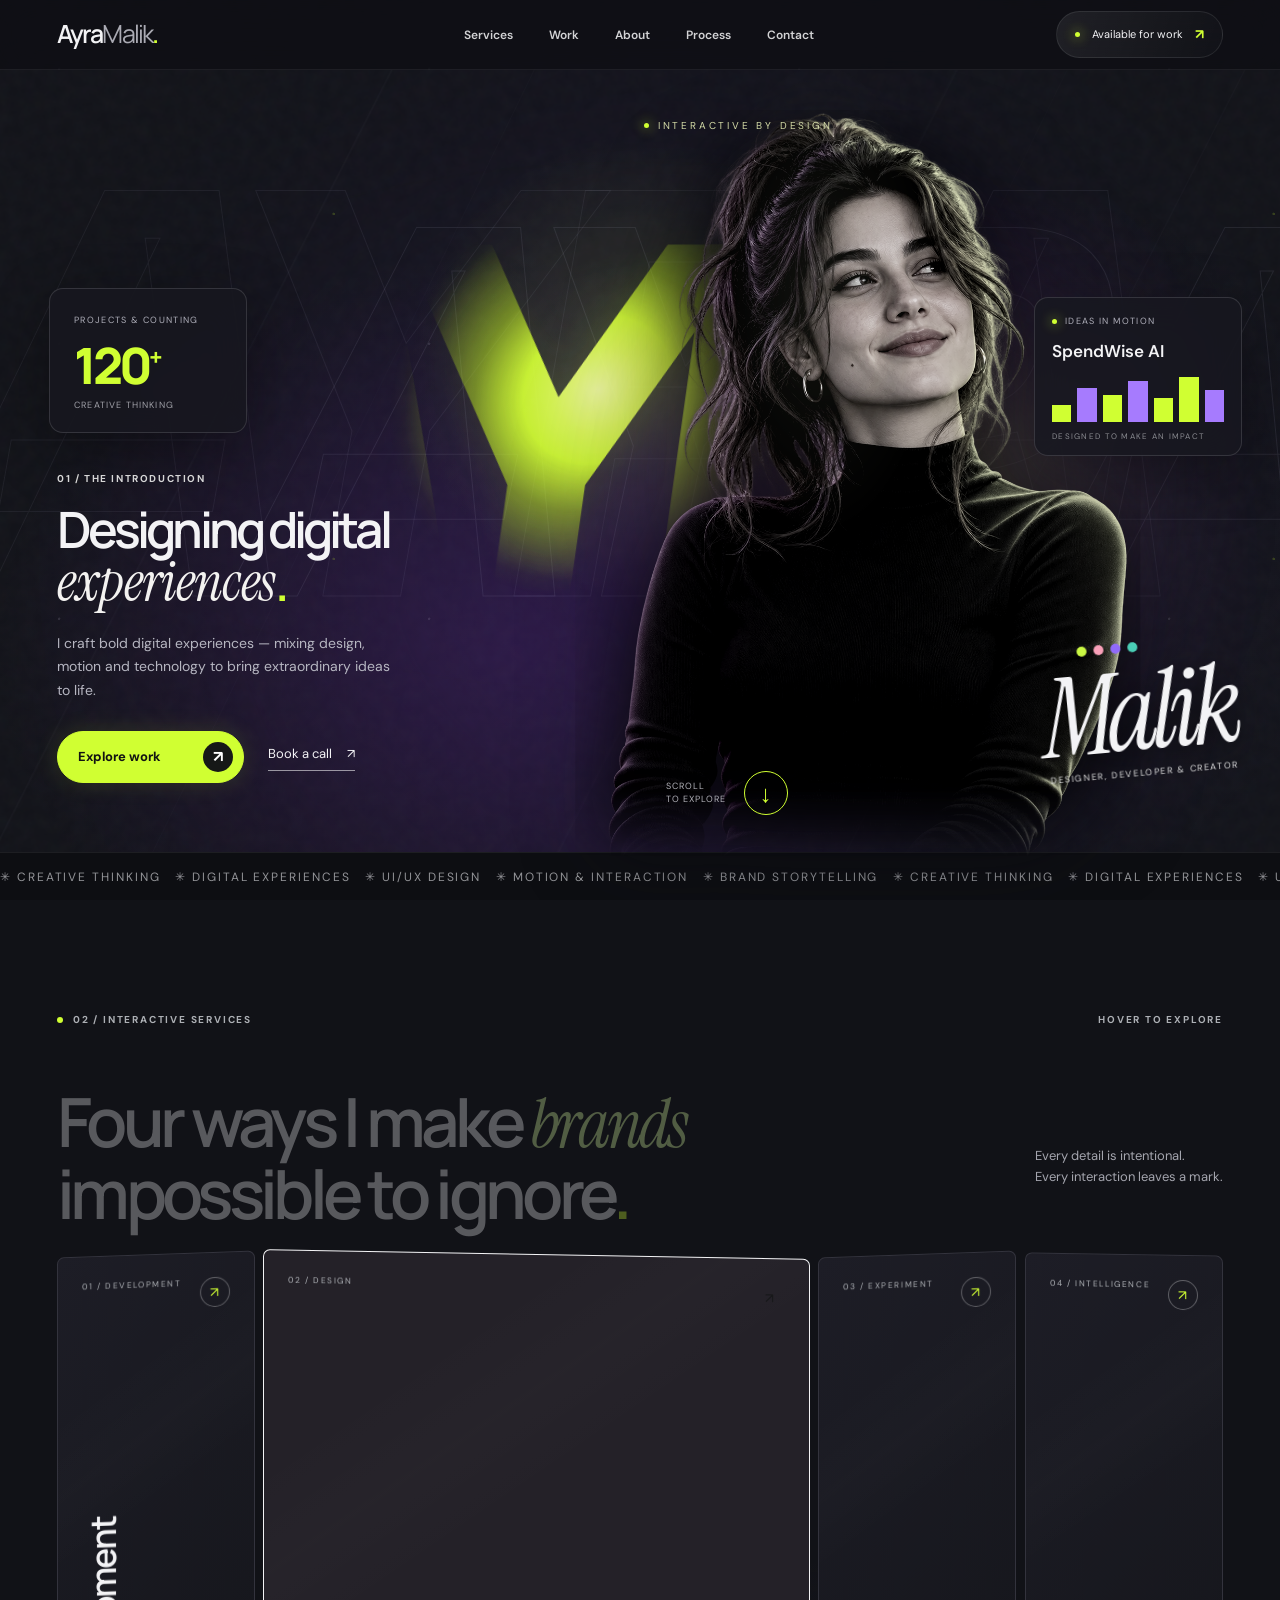
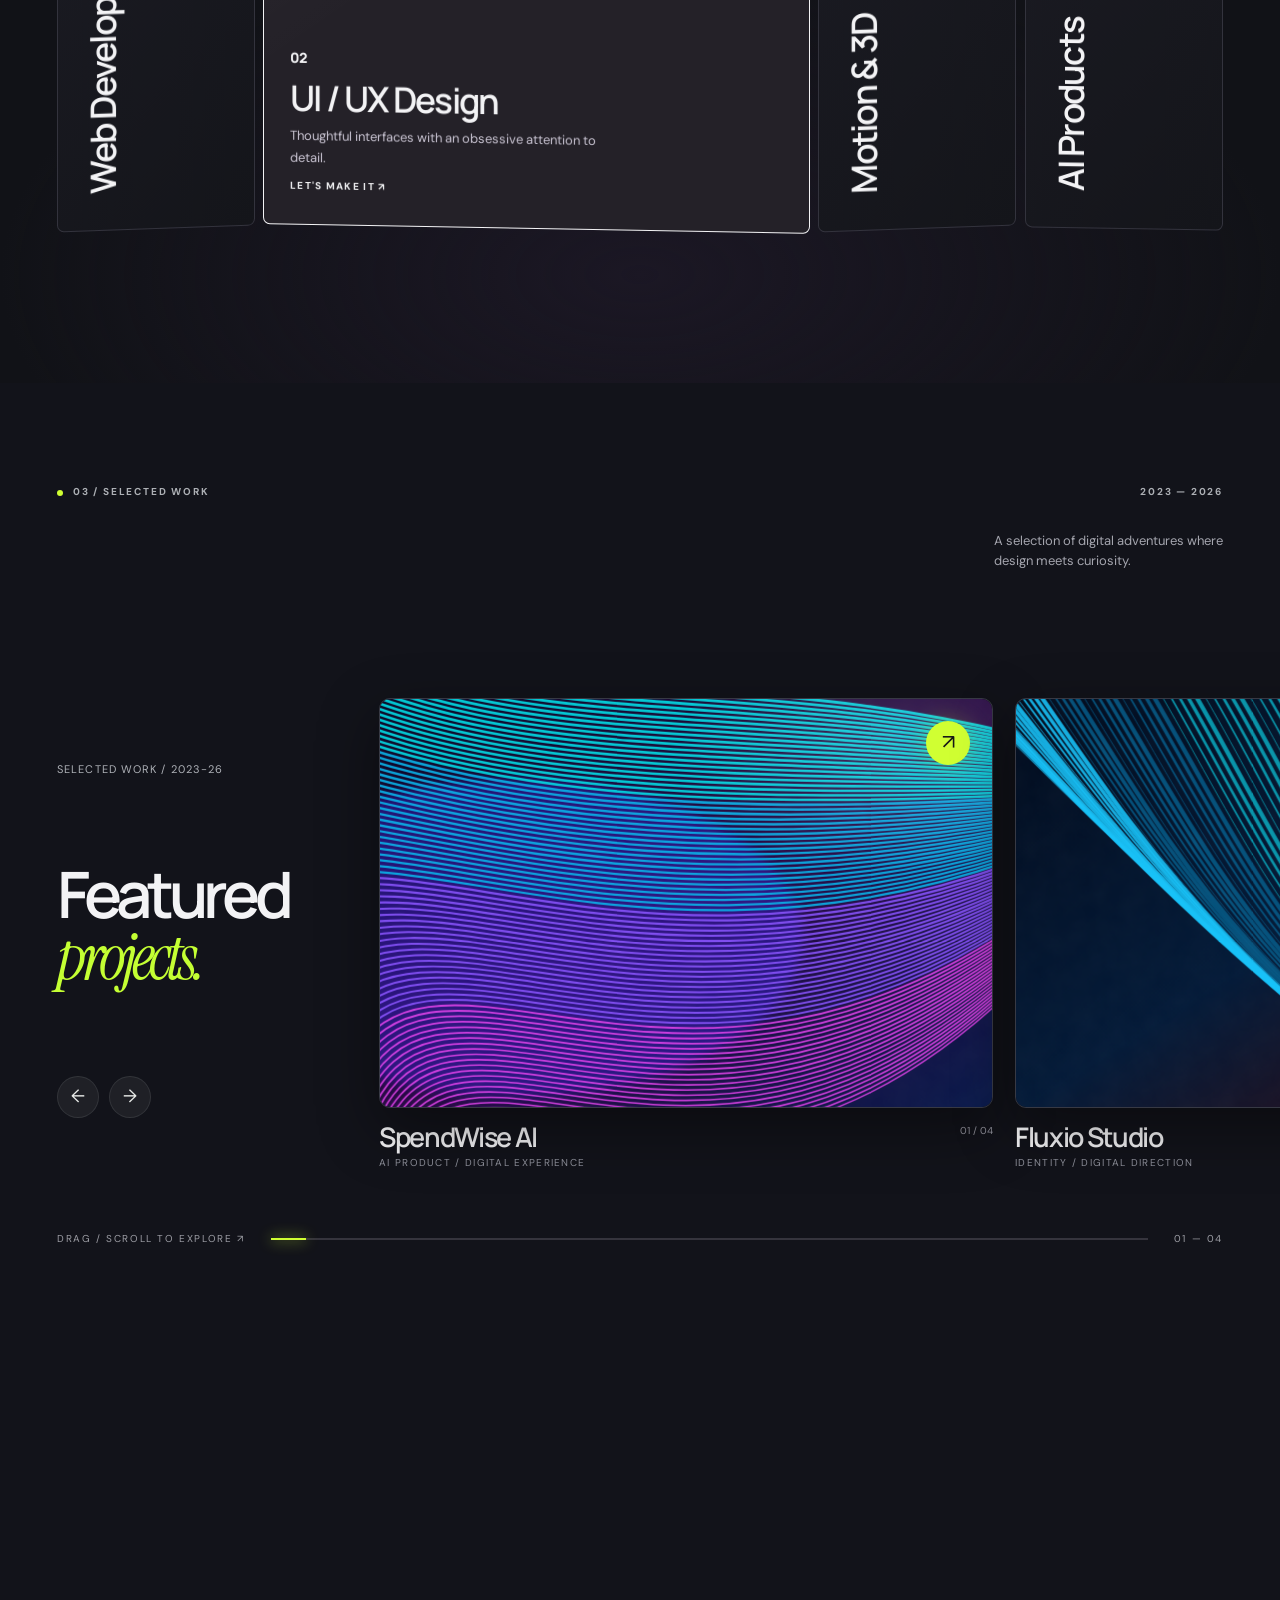
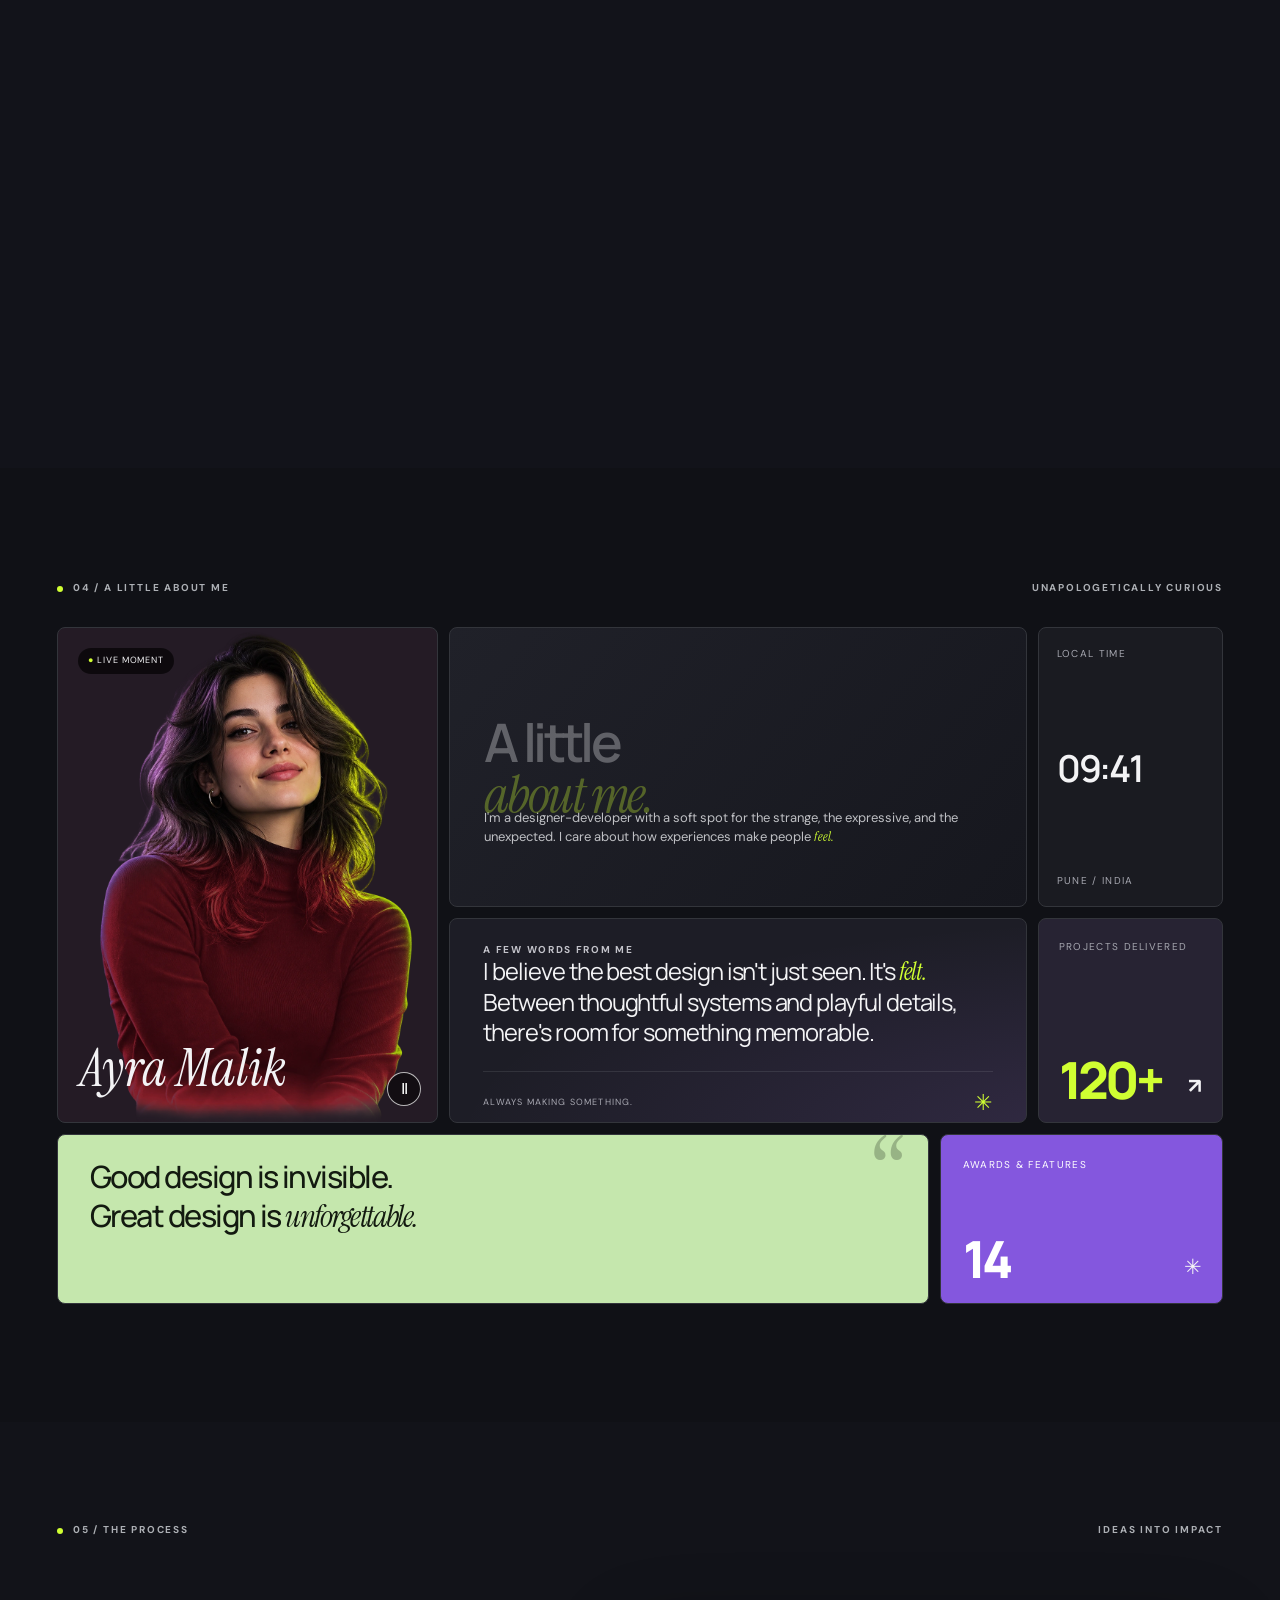
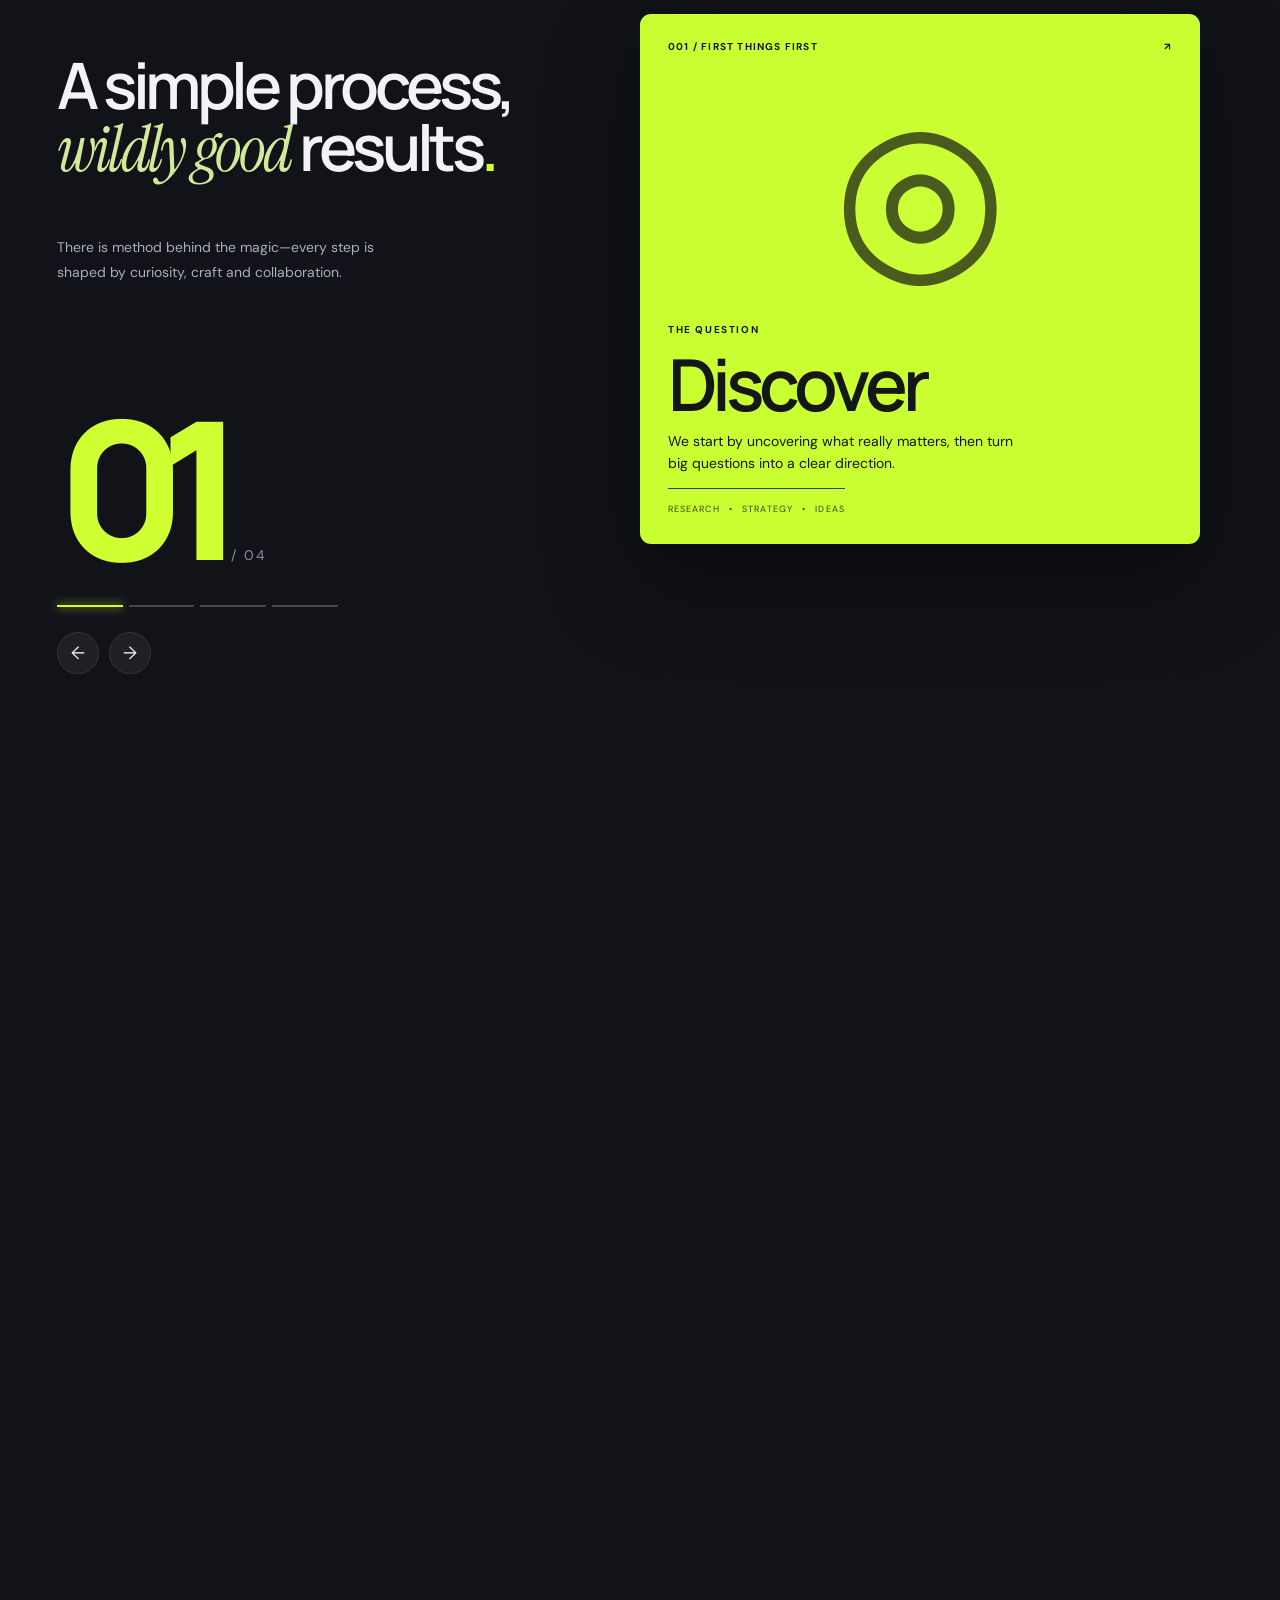
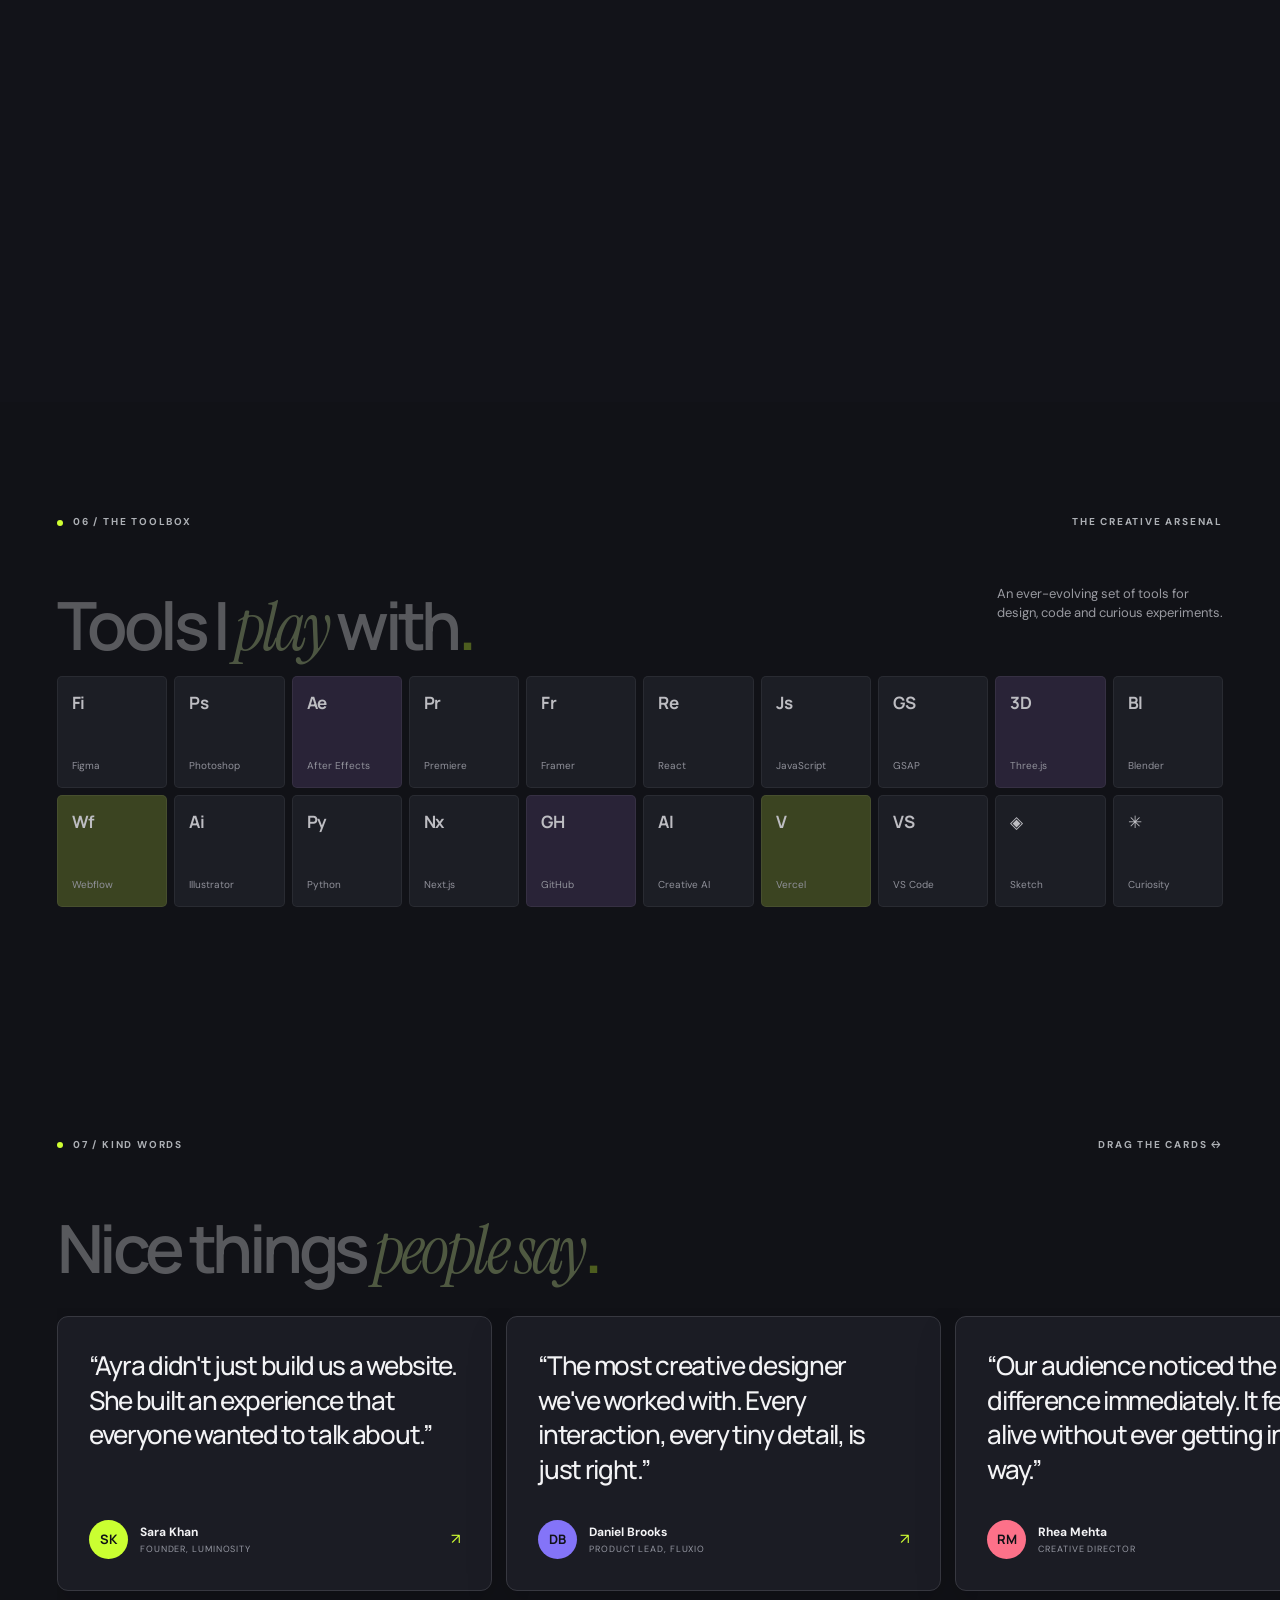
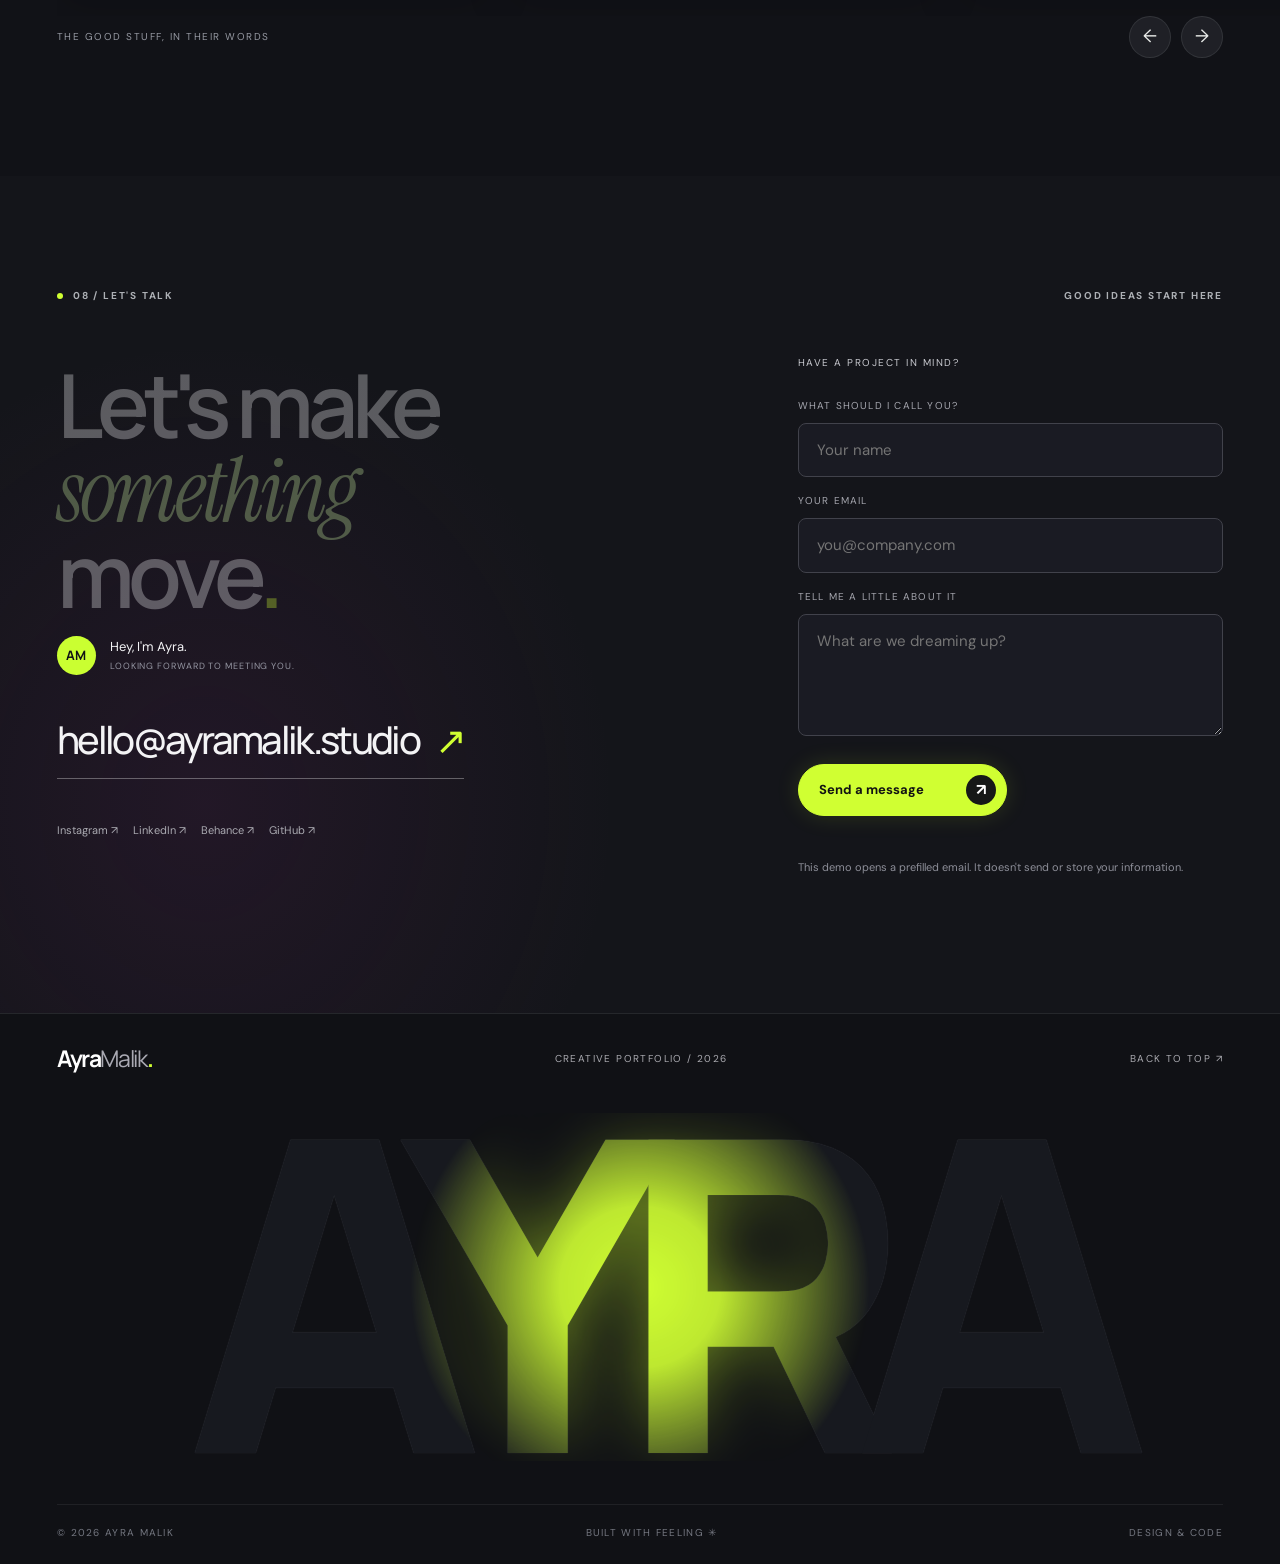
<file: index.html>
<!doctype html>
<html lang="en"><head>
<meta charset="utf-8"><meta name="viewport" content="width=device-width,initial-scale=1,viewport-fit=cover"><meta name="theme-color" content="#101114"><meta name="description" content="LimeShift theme — AYRA / Ayra Malik demo, an interactive creative portfolio with a cursor-reactive portrait, cinematic services, project gallery and motion-rich storytelling.">
<title>LimeShift — AYRA Interactive Portfolio Demo</title>
<link rel="preconnect" href="https://fonts.googleapis.com"><link rel="preconnect" href="https://fonts.gstatic.com" crossorigin>
<link href="https://fonts.googleapis.com/css2?family=DM+Sans:wght@400;500;600;700&family=Manrope:wght@400;500;600;700;800&family=Instrument+Serif:ital@0;1&display=swap" rel="stylesheet" media="print" onload="this.media='all'">
<link rel="stylesheet" href="styles.css">
<link rel="stylesheet" href="fidelity.css">
<script defer src="app.js"></script>
<script defer src="fidelity.js"></script>
</head><body>
<div class="intro" id="intro" role="region" aria-label="Intro animation"><div class="intro-slants"></div><div class="intro-word" aria-label="AYRA"><span>A</span><span>Y</span><span>R</span><span>A</span></div><small>DESIGN WITH INTENTION / PORTFOLIO 2026</small><button class="skip-intro" type="button" aria-label="Skip opening animation">SKIP INTRO ↗</button></div>
<div class="cursor-ring" id="cursor-ring" aria-hidden="true"></div><div class="cursor-dot" id="cursor-dot" aria-hidden="true"></div>
<div class="site-progress" aria-hidden="true"><span></span></div>
<header class="site-header" id="top"><a href="#top" class="brand" aria-label="Ayra Malik home">Ayra<span>Malik</span><i>.</i></a><nav aria-label="Main navigation" id="main-nav"><a href="#services">Services</a><a href="#work">Work</a><a href="#about">About</a><a href="#process">Process</a><a href="#contact">Contact</a></nav><a href="#contact" class="availability magnetic"><span class="status-dot"></span>Available for work <b>↗</b></a><button id="menu-toggle" class="menu-toggle" type="button" aria-controls="main-nav" aria-expanded="false" aria-label="Open navigation"><span></span><span></span></button></header>
<main>
<section class="hero" id="home" aria-labelledby="hero-title" data-accent="hero">
 <div class="hero-grid"></div><div class="hero-noise"></div><div class="hero-purple"></div><div class="hero-halo" aria-hidden="true"></div><div class="hero-wire hero-wire-a" aria-hidden="true">AYRA</div><div class="hero-outline" aria-hidden="true">AYRA</div>
 <div class="hero-label"><span class="status-dot"></span> INTERACTIVE BY DESIGN</div>
 <div class="hero-big" id="hero-big" aria-hidden="true">AYRA</div>
 <div class="hero-portrait-wrap" id="hero-portrait-wrap"><div class="hero-portrait-glow"></div><div class="hero-portrait-depth" id="hero-portrait-depth"><img src="assets/hero-portrait.webp" width="1086" height="1448" alt="Creative designer Ayra, portrait with dark clothing and wavy hair" class="hero-portrait" decoding="async" fetchpriority="high"><img src="assets/eyes-left.webp" width="1086" height="1448" class="hero-portrait eye-overlay" data-gaze="left" alt="" aria-hidden="true" decoding="async"><img src="assets/eyes-right.webp" width="1086" height="1448" class="hero-portrait eye-overlay" data-gaze="right" alt="" aria-hidden="true" decoding="async"><img src="assets/eyes-up.webp" width="1086" height="1448" class="hero-portrait eye-overlay" data-gaze="up" alt="" aria-hidden="true" decoding="async"><img src="assets/eyes-down.webp" width="1086" height="1448" class="hero-portrait eye-overlay" data-gaze="down" alt="" aria-hidden="true" decoding="async"></div><div class="hero-portrait-sheen"></div><span class="face-light" aria-hidden="true"></span></div>
 <div class="hero-float-card metrics-card" data-depth=".2"><small>PROJECTS & COUNTING</small><strong><span id="metric-counter">120</span><sup>+</sup></strong><span>CREATIVE THINKING</span></div>
 <div class="hero-float-card graph-card" data-depth="-.12"><small><span class="status-dot"></span> IDEAS IN MOTION</small><strong>SpendWise AI</strong><div class="bar-graph" aria-hidden="true"><span></span><span></span><span></span><span></span><span></span><span></span><span></span></div><p>DESIGNED TO MAKE AN IMPACT</p></div>
 <div class="hero-content"><span class="mini-index">01 / THE INTRODUCTION</span><h1 id="hero-title">Designing digital<br><em>experiences</em><span class="acid">.</span></h1><p>I craft bold digital experiences — mixing design, motion and technology to bring extraordinary ideas to life.</p><div class="hero-actions"><a class="button-acid magnetic" href="#work">Explore work <span>↗</span></a><a href="#contact" class="link-line magnetic">Book a call <b>↗</b></a></div></div>
 <div class="hero-signature"><div class="color-dots"><i></i><i></i><i></i><i></i></div><span>Malik</span><small>DESIGNER, DEVELOPER &amp; CREATOR</small></div>
 <a class="hero-down" href="#services" aria-label="Scroll to services"><span>SCROLL<br>TO EXPLORE</span><b>↓</b></a><div class="marquee" aria-hidden="true"><div>✳ CREATIVE THINKING &nbsp; ✳ DIGITAL EXPERIENCES &nbsp; ✳ UI/UX DESIGN &nbsp; ✳ MOTION & INTERACTION &nbsp; ✳ BRAND STORYTELLING &nbsp; ✳ CREATIVE THINKING &nbsp; ✳ DIGITAL EXPERIENCES &nbsp; ✳ UI/UX DESIGN &nbsp; ✳ MOTION & INTERACTION &nbsp; ✳ BRAND STORYTELLING &nbsp;</div></div>
</section>
<section class="services section" id="services" aria-labelledby="services-title"><div class="section-index"><span>02 / INTERACTIVE SERVICES</span><span>HOVER TO EXPLORE</span></div><div class="services-head"><h2 id="services-title" class="reveal">Four ways I make <em>brands</em><br>impossible to ignore<span class="acid">.</span></h2><p>Every detail is intentional.<br>Every interaction leaves a mark.</p></div><div class="services-grid" id="services-grid">
 <article class="service-card" role="button" data-accent="#bfed35" tabindex="0"><div class="service-top"><small>01 / DEVELOPMENT</small><span class="service-arrow">↗</span></div><div class="service-shine"></div><div class="service-inner"><span class="service-index">01</span><h3>Web Development</h3><p>Fast, functional websites built to stand out and perform.</p><span class="service-discover">LET'S MAKE IT ↗</span></div></article>
 <article class="service-card is-active" role="button" data-accent="#b68aff" tabindex="0"><div class="service-top"><small>02 / DESIGN</small><span class="service-arrow">↗</span></div><div class="service-shine"></div><div class="service-inner"><span class="service-index">02</span><h3>UI / UX Design</h3><p>Thoughtful interfaces with an obsessive attention to detail.</p><span class="service-discover">LET'S MAKE IT ↗</span></div></article>
 <article class="service-card" role="button" data-accent="#ff669a" tabindex="0"><div class="service-top"><small>03 / EXPERIMENT</small><span class="service-arrow">↗</span></div><div class="service-shine"></div><div class="service-inner"><span class="service-index">03</span><h3>Motion & 3D</h3><p>Vivid animation and dimensional worlds with purpose.</p><span class="service-discover">LET'S MAKE IT ↗</span></div></article>
 <article class="service-card" role="button" data-accent="#caff32" tabindex="0"><div class="service-top"><small>04 / INTELLIGENCE</small><span class="service-arrow">↗</span></div><div class="service-shine"></div><div class="service-inner"><span class="service-index">04</span><h3>AI Products</h3><p>Human-first products powered by intelligent technology.</p><span class="service-discover">LET'S MAKE IT ↗</span></div></article>
 </div></section>
<section class="work" id="work" aria-labelledby="work-title"><div class="work-sticky" id="work-sticky"><div class="work-head"><div class="section-index"><span>03 / SELECTED WORK</span><span>2023 — 2026</span></div><div class="work-heading-wrap"><h2 id="work-title" class="reveal">Selected<br><em>work</em><span class="acid">.</span></h2><p>A selection of digital adventures where<br>design meets curiosity.</p></div></div><div class="work-view"><div class="work-track" id="work-track"><div class="project-intro"><span>SELECTED WORK / 2023-26</span><strong>Featured<br><em>projects.</em></strong><div><button id="work-prev" aria-label="Previous project" type="button">←</button><button id="work-next" aria-label="Next project" type="button">→</button></div></div>
 <article class="project-card" tabindex="0" role="button" data-project="0"><div class="project-art"><img src="assets/spendwise.svg" alt="Electric teal, indigo and purple flowing fan design for SpendWise AI" width="2400" height="1500"><span class="project-open">↗</span></div><div class="project-info"><div><h3>SpendWise AI</h3><p>AI PRODUCT / DIGITAL EXPERIENCE</p></div><span>01 / 04</span></div></article>
 <article class="project-card" tabindex="0" role="button" data-project="1"><div class="project-art"><img src="assets/fluxio.svg" alt="Molten orange and electric blue abstract artwork for Fluxio Studio" width="2400" height="1500"><span class="project-open">↗</span></div><div class="project-info"><div><h3>Fluxio Studio</h3><p>IDENTITY / DIGITAL DIRECTION</p></div><span>02 / 04</span></div></article>
 <article class="project-card" tabindex="0" role="button" data-project="2"><div class="project-art"><img src="assets/inkwell.svg" alt="Red, pink, blue and teal flowing ink artwork for Inkwell Maze" width="2400" height="1500"><span class="project-open">↗</span></div><div class="project-info"><div><h3>Inkwell Maze</h3><p>EXPERIMENTAL / 3D IDENTITY</p></div><span>03 / 04</span></div></article>
 <article class="project-card" tabindex="0" role="button" data-project="3"><div class="project-art"><img src="assets/orbit.svg" alt="Luminous violet and magenta wave artwork for Orbit Labs" width="2400" height="1500"><span class="project-open">↗</span></div><div class="project-info"><div><h3>Orbit Labs</h3><p>WEB EXPERIENCE / INTERACTION</p></div><span>04 / 04</span></div></article>
 <div class="project-end"><small>YOUR PROJECT COULD BE NEXT</small><h3>Something<br><em>great?</em></h3><a href="#contact" class="button-acid magnetic">Let's collaborate <span>↗</span></a></div>
 </div></div><div class="work-bottom"><span>DRAG / SCROLL TO EXPLORE ↗</span><div class="work-progress"><div class="work-progress-fill"></div></div><span id="work-fraction">01 — 04</span></div></div></section>
<section class="about section" id="about" aria-labelledby="about-title"><div class="section-index"><span>04 / A LITTLE ABOUT ME</span><span>UNAPOLOGETICALLY CURIOUS</span></div><div class="about-grid"><div class="about-title-block"><h2 id="about-title" class="reveal">A little<br><em>about me.</em></h2><p>I'm a designer-developer with a soft spot for the strange, the expressive, and the unexpected. I care about how experiences make people <em>feel.</em></p><a href="#contact" class="text-cta">MORE ABOUT ME <b>↗</b></a></div>
 <div class="about-video media-tilt" id="about-video"><video autoplay muted loop playsinline preload="metadata" poster="assets/about-portrait.webp" aria-label="Animated portrait of designer in a red sweater"><source src="assets/about-loop.mp4" type="video/mp4"></video><span class="about-video-name">Ayra Malik</span><span class="about-live">● LIVE MOMENT</span><button id="video-toggle" type="button" aria-label="Pause portrait video">Ⅱ</button></div>
 <div class="about-story"><span class="eyebrow">A FEW WORDS FROM ME</span><p>I believe the best design isn't just seen. It's <em>felt.</em> Between thoughtful systems and playful details, there's room for something memorable.</p><div class="signature-line"><span>ALWAYS MAKING SOMETHING.</span><b>✳</b></div></div>
 <div class="about-clock"><span>LOCAL TIME</span><strong id="local-clock">09:41</strong><span id="clock-zone">PUNE / INDIA</span></div>
 <div class="about-quote"><span>“</span><p>Good design is invisible.<br>Great design is <em>unforgettable.</em></p></div><div class="about-stat"><span>PROJECTS DELIVERED</span><strong>120+</strong><b>↗</b></div><div class="about-stat violet"><span>AWARDS & FEATURES</span><strong>14</strong><b>✳</b></div>
 </div></section>
<section class="process" id="process" aria-labelledby="process-title"><div class="process-sticky"><div class="section-index"><span>05 / THE PROCESS</span><span>IDEAS INTO IMPACT</span></div><div class="process-layout"><div class="process-left"><h2 id="process-title">A simple process,<br><em>wildly good</em> results<span class="acid">.</span></h2><p>There is method behind the magic—every step is shaped by curiosity, craft and collaboration.</p><div class="process-counter"><strong id="process-num">01</strong><span>/ 04</span></div><div class="process-ticks"><i class="active"></i><i></i><i></i><i></i></div><div class="process-arrows"><button type="button" id="process-prev" aria-label="Previous process step">←</button><button type="button" id="process-next" aria-label="Next process step">→</button></div></div><div class="process-right"><div class="process-scene" id="process-scene">
 <article class="step-card step-discover active" data-stage="0"><div class="step-top"><span>001 / FIRST THINGS FIRST</span><span>↗</span></div><div class="step-symbol">◎</div><div class="step-bottom"><span>THE QUESTION</span><h3>Discover</h3><p>We start by uncovering what really matters, then turn big questions into a clear direction.</p><span class="step-chips">RESEARCH &nbsp; • &nbsp; STRATEGY &nbsp; • &nbsp; IDEAS</span></div></article>
 <article class="step-card step-design" data-stage="1"><div class="step-top"><span>002 / THE SPARK</span><span>✳</span></div><div class="step-symbol">◇</div><div class="step-bottom"><span>THE DIRECTION</span><h3>Design</h3><p>We explore, prototype and refine a visual language with a perspective all its own.</p><span class="step-chips">CONCEPT &nbsp; • &nbsp; DESIGN &nbsp; • &nbsp; MOTION</span></div></article>
 <article class="step-card step-develop" data-stage="2"><div class="step-top"><span>003 / MAKE IT REAL</span><span>↗</span></div><div class="step-symbol">⌘</div><div class="step-bottom"><span>THE BUILD</span><h3>Develop</h3><p>Interaction meets engineering: accessible, polished and built to feel effortless.</p><span class="step-chips">FRONTEND &nbsp; • &nbsp; 3D &nbsp; • &nbsp; PERFORMANCE</span></div></article>
 <article class="step-card step-launch" data-stage="3"><div class="step-top"><span>004 / THE BIG MOMENT</span><span>↗</span></div><div class="step-symbol">♧</div><div class="step-bottom"><span>THE REVEAL</span><h3>Launch</h3><p>We polish every detail, set it in motion and give your idea a beautiful launch.</p><span class="step-chips">TEST &nbsp; • &nbsp; REFINE &nbsp; • &nbsp; SHIP</span></div></article>
 </div></div></div></div></div></section>
<section class="tools section" id="tools" aria-labelledby="tools-title"><div class="section-index"><span>06 / THE TOOLBOX</span><span>THE CREATIVE ARSENAL</span></div><div class="tools-head"><h2 id="tools-title" class="reveal">Tools I <em>play</em> with<span class="acid">.</span></h2><p>An ever-evolving set of tools for<br>design, code and curious experiments.</p></div><div class="tools-grid" id="tools-grid">
 <div class="tool-tile" tabindex="0"><b>Fi</b><span>Figma</span></div><div class="tool-tile" tabindex="0"><b>Ps</b><span>Photoshop</span></div><div class="tool-tile" tabindex="0"><b>Ae</b><span>After Effects</span></div><div class="tool-tile" tabindex="0"><b>Pr</b><span>Premiere</span></div><div class="tool-tile" tabindex="0"><b>Fr</b><span>Framer</span></div><div class="tool-tile" tabindex="0"><b>Re</b><span>React</span></div><div class="tool-tile" tabindex="0"><b>Js</b><span>JavaScript</span></div><div class="tool-tile" tabindex="0"><b>GS</b><span>GSAP</span></div><div class="tool-tile" tabindex="0"><b>3D</b><span>Three.js</span></div><div class="tool-tile" tabindex="0"><b>Bl</b><span>Blender</span></div><div class="tool-tile" tabindex="0"><b>Wf</b><span>Webflow</span></div><div class="tool-tile" tabindex="0"><b>Ai</b><span>Illustrator</span></div><div class="tool-tile" tabindex="0"><b>Py</b><span>Python</span></div><div class="tool-tile" tabindex="0"><b>Nx</b><span>Next.js</span></div><div class="tool-tile" tabindex="0"><b>GH</b><span>GitHub</span></div><div class="tool-tile" tabindex="0"><b>AI</b><span>Creative AI</span></div><div class="tool-tile" tabindex="0"><b>V</b><span>Vercel</span></div><div class="tool-tile" tabindex="0"><b>VS</b><span>VS Code</span></div><div class="tool-tile" tabindex="0"><b>◈</b><span>Sketch</span></div><div class="tool-tile" tabindex="0"><b>✳</b><span>Curiosity</span></div>
</div></section>
<section class="testimonials section" id="testimonials"><div class="section-index"><span>07 / KIND WORDS</span><span>DRAG THE CARDS ↔</span></div><h2 class="reveal">Nice things <em>people say</em><span class="acid">.</span></h2><div class="review-viewport" id="review-viewport" tabindex="0" aria-label="Drag to read client testimonials"><div class="review-track"><article class="review-card"><p>“Ayra didn't just build us a website. She built an experience that everyone wanted to talk about.”</p><div class="review-foot"><span class="avatar">SK</span><div><b>Sara Khan</b><small>FOUNDER, LUMINOSITY</small></div><span>↗</span></div></article><article class="review-card"><p>“The most creative designer we've worked with. Every interaction, every tiny detail, is just right.”</p><div class="review-foot"><span class="avatar violet-avatar">DB</span><div><b>Daniel Brooks</b><small>PRODUCT LEAD, FLUXIO</small></div><span>↗</span></div></article><article class="review-card"><p>“Our audience noticed the difference immediately. It feels alive without ever getting in the way.”</p><div class="review-foot"><span class="avatar coral-avatar">RM</span><div><b>Rhea Mehta</b><small>CREATIVE DIRECTOR</small></div><span>↗</span></div></article><article class="review-card"><p>“Beautiful storytelling, brilliant craft and a process that made the complicated feel wonderfully simple.”</p><div class="review-foot"><span class="avatar green-avatar">JD</span><div><b>James Davis</b><small>FOUNDER, ORBIT LABS</small></div><span>↗</span></div></article></div></div><div class="reviews-controls"><span>THE GOOD STUFF, IN THEIR WORDS</span><div><button type="button" id="review-prev" aria-label="Previous review">←</button><button type="button" id="review-next" aria-label="Next review">→</button></div></div></section>
<section class="contact section" id="contact"><div class="section-index"><span>08 / LET'S TALK</span><span>GOOD IDEAS START HERE</span></div><div class="contact-columns"><div class="contact-main"><h2 class="reveal">Let's make<br><em>something</em><br>move<span class="acid">.</span></h2><span class="contact-person"><span class="avatar">AM</span><span>Hey, I'm Ayra.<small>LOOKING FORWARD TO MEETING YOU.</small></span></span><a class="contact-email" href="mailto:hello@ayramalik.studio">hello@ayramalik.studio <span>↗</span></a><div class="contact-social"><a href="https://www.instagram.com/" target="_blank" rel="noopener noreferrer">Instagram ↗</a><a href="https://www.linkedin.com/" target="_blank" rel="noopener noreferrer">LinkedIn ↗</a><a href="https://www.behance.net/" target="_blank" rel="noopener noreferrer">Behance ↗</a><a href="https://github.com/" target="_blank" rel="noopener noreferrer">GitHub ↗</a></div></div><form id="contact-form" class="contact-form" novalidate><span>HAVE A PROJECT IN MIND?</span><label for="name">WHAT SHOULD I CALL YOU?</label><input id="name" name="name" placeholder="Your name" autocomplete="name" required minlength="2"><label for="email">YOUR EMAIL</label><input id="email" name="email" type="email" placeholder="you@company.com" autocomplete="email" required><label for="message">TELL ME A LITTLE ABOUT IT</label><textarea id="message" name="message" rows="4" placeholder="What are we dreaming up?" required minlength="10"></textarea><button class="button-acid magnetic" type="submit">Send a message <span>↗</span></button><p id="form-response" role="status" aria-live="polite"></p><small>This demo opens a prefilled email. It doesn't send or store your information.</small></form></div></section>
</main>
<footer class="footer" id="footer"><div class="footer-top"><a href="#top">Ayra<span>Malik</span><i>.</i></a><div>CREATIVE PORTFOLIO / 2026</div><a href="#top">BACK TO TOP ↗</a></div><div class="footer-giant" id="footer-giant" aria-hidden="true"><div>AYRA</div><div>AYRA</div></div><div class="footer-bottom"><span>© 2026 AYRA MALIK</span><span>BUILT WITH FEELING ✳</span><span>DESIGN &amp; CODE</span></div></footer>
<dialog class="project-dialog" id="project-dialog" aria-labelledby="dialog-title"><div class="dialog-inner"><button type="button" id="dialog-close" class="dialog-close" aria-label="Close project detail">×</button><span class="eyebrow">SELECTED CASE STUDY</span><h2 id="dialog-title"></h2><img id="dialog-image" src="assets/spendwise.svg" width="2400" height="1500" alt="Selected project artwork"><p id="dialog-copy"></p><a href="#contact" class="button-acid" id="dialog-contact">DISCUSS A SIMILAR PROJECT <span>↗</span></a></div></dialog>
</body></html>
</file>
<file: styles.css>
:root{--bg:#101114;--bg2:#15161b;--card:#191a21;--white:#f4f4ef;--muted:#93949b;--lime:#caff2c;--purple:#9875ed;--coral:#fd6084;--border:rgba(255,255,255,.11);--gutter:clamp(22px,4.15vw,72px);--ease:cubic-bezier(.2,.75,.16,1);font-synthesis:none;scroll-behavior:smooth;color-scheme:dark}*,*:before,*:after{box-sizing:border-box}html{background:var(--bg);overflow-x:clip}body{margin:0;background:var(--bg);color:var(--white);font:400 15px/1.5 'DM Sans',Arial,sans-serif;overflow-x:clip}button,input,textarea{font:inherit}button{cursor:pointer}a{text-decoration:none;color:inherit}img,video{max-width:100%}::selection{background:var(--lime);color:var(--bg)}:focus-visible{outline:2px solid var(--lime);outline-offset:5px}em{font-family:'Instrument Serif',Georgia,serif;font-weight:400;font-style:italic}.acid{color:var(--lime)}h1,h2,h3,p{margin-top:0}h1,h2,h3{font-family:'Manrope',Arial,sans-serif;letter-spacing:-.069em;font-weight:600;line-height:1.07}h2{font-size:clamp(44px,5.2vw,86px)}h2 em{letter-spacing:-.043em}.section{padding:112px var(--gutter) 118px;position:relative}.section-index{display:flex;align-items:center;justify-content:space-between;font-size:10px;letter-spacing:.18em;font-weight:700;color:#adb0b5;margin-bottom:32px}.section-index span:first-child:before{content:'';display:inline-block;background:var(--lime);width:6px;height:6px;border-radius:50%;vertical-align:middle;margin-right:10px}.status-dot{display:inline-block;width:5px;height:5px;border-radius:50%;background:var(--lime);box-shadow:0 0 12px var(--lime);flex:none}.reveal{transition:transform 900ms var(--ease),opacity 900ms var(--ease)}.reveal:not(.in-view){transform:translate3d(0,28px,0);opacity:.32}.site-header{height:70px;padding:0 var(--gutter);position:fixed;z-index:50;top:0;left:0;right:0;display:flex;align-items:center;justify-content:space-between;background:rgba(16,17,20,.79);border-bottom:1px solid rgba(255,255,255,.045);backdrop-filter:blur(24px)}.brand,.footer-top>a:first-child{font:700 25px/.9 'Manrope',sans-serif;letter-spacing:-.08em}.brand span,.footer-top>a:first-child span{font-weight:400;color:#aaaab3}.brand i,.footer-top>a:first-child i{font-style:normal;color:var(--lime)}.site-header nav{display:flex;gap:36px;align-items:center;margin-left:5vw}.site-header nav a{font-size:12px;font-weight:600;color:#d3d3d5;transition:color .2s}.site-header nav a:hover,.site-header nav a.active{color:var(--lime)}.availability{display:flex;align-items:center;gap:12px;padding:12px 18px;border:1px solid var(--border);border-radius:30px;background:linear-gradient(110deg,rgba(255,255,255,.075),rgba(255,255,255,.015));font-size:11px;will-change:transform}.availability b{font-size:14px;color:var(--lime)}.menu-toggle{display:none;width:40px;height:40px;border:1px solid var(--border);background:#24252a;border-radius:11px;color:var(--white);z-index:55;position:relative}.menu-toggle span{display:block;width:18px;height:1px;margin:5px auto;background:#fff;transition:transform .2s}.site-progress{height:2px;position:fixed;left:0;top:0;right:0;z-index:70;pointer-events:none}.site-progress span{display:block;background:var(--lime);height:100%;width:0%;box-shadow:0 0 8px var(--lime)}
.intro{position:fixed;inset:0;z-index:100;display:grid;place-items:center;background:#0e0f12;overflow:hidden;transition:opacity .5s ease,visibility .5s}.intro.done{opacity:0;visibility:hidden;pointer-events:none}.intro-slants{position:absolute;inset:-40%;transform:rotate(-16deg);background:repeating-linear-gradient(90deg,transparent 0 150px,#17181b 151px 300px,transparent 302px 450px);opacity:.4}.intro-word{position:relative;display:flex;gap:0;transform:perspective(680px) rotateX(8deg) rotateY(-12deg);font:800 clamp(120px,27vw,350px)/.85 'Manrope',sans-serif;letter-spacing:-.11em;transform-style:preserve-3d}.intro-word span{color:#f1f2ef;animation:intro-letter .9s backwards var(--ease);display:inline-block}.intro-word span:nth-child(1),.intro-word span:nth-child(3){color:var(--lime)}.intro-word span:nth-child(2){animation-delay:.08s}.intro-word span:nth-child(3){animation-delay:.15s}.intro-word span:nth-child(4){animation-delay:.23s}.intro small{position:absolute;bottom:25px;left:var(--gutter);font-size:10px;color:#a8acb2;letter-spacing:.18em}.skip-intro{position:absolute;right:var(--gutter);bottom:22px;background:transparent;border:1px solid var(--border);color:#fff;padding:10px 18px;border-radius:30px;font-size:11px}.intro.done .intro-word{transform:translateY(-20px) scale(1.4)}@keyframes intro-letter{from{opacity:0;transform:translateY(80px) skewX(-23deg)}to{opacity:1;transform:translateY(0) skewX(0)}}
.cursor-ring,.cursor-dot{position:fixed;left:0;top:0;z-index:90;pointer-events:none;opacity:0;will-change:transform;mix-blend-mode:difference}.cursor-ring{width:38px;height:38px;border:1px solid rgba(255,255,255,.7);border-radius:50%;margin-left:-19px;margin-top:-19px;transition:width .2s,height .2s,margin .2s,background .2s}.cursor-ring.hovering{width:64px;height:64px;margin-left:-32px;margin-top:-32px;background:rgba(255,255,255,.14)}.cursor-dot{width:6px;height:6px;margin-left:-3px;margin-top:-3px;border-radius:50%;background:#fff}
.hero{height:max(820px,100svh);min-height:790px;position:relative;overflow:hidden;padding:0 var(--gutter);background:radial-gradient(ellipse 65% 50% at 47% 75%,#251832 0%,transparent 78%),radial-gradient(ellipse 40% 80% at 86% 72%,#1c1529 0%,transparent 80%),#111115}.hero-grid,.hero-noise{position:absolute;inset:0;pointer-events:none}.hero-grid{background-image:linear-gradient(116deg,transparent 33%,rgba(155,157,181,.06) 33.06%,transparent 33.13%,transparent 64%,rgba(155,157,181,.04) 64.06%,transparent 64.13%),radial-gradient(circle at 16% 25%,rgba(232,232,245,.3) 0 1px,transparent 1.5px),radial-gradient(circle at 71% 62%,rgba(200,255,36,.45) 0 1px,transparent 1.6px);background-size:100% 100%,310px 255px,470px 345px;opacity:.36}.hero-noise{opacity:.1;background-image:url('data:image/svg+xml,%3Csvg viewBox="0 0 100 100" xmlns="http://www.w3.org/2000/svg"%3E%3Cfilter id="n"%3E%3CfeTurbulence type="fractalNoise" baseFrequency=".7" numOctaves="3" seed="8"/%3E%3C/filter%3E%3Crect width="100" height="100" filter="url(%23n)" opacity=".3"/%3E%3C/svg%3E')}.hero-purple{position:absolute;width:60vw;height:52vw;min-width:600px;min-height:600px;border-radius:50%;background:#4b2b94;filter:blur(170px);opacity:.27;left:25%;top:25%;pointer-events:none}.hero-halo{position:absolute;inset:0;background:radial-gradient(circle 290px at var(--hx,48%) var(--hy,39%),rgba(203,254,42,.23),rgba(166,209,13,.085) 50%,transparent 100%);pointer-events:none;z-index:2;mix-blend-mode:screen}.hero-wire,.hero-outline,.hero-big{position:absolute;font-family:'Manrope',sans-serif;font-weight:800;line-height:1;letter-spacing:-.115em;user-select:none;white-space:nowrap}.hero-wire{font-size:clamp(340px,46vw,780px);left:-8vw;top:17%;color:transparent;-webkit-text-stroke:1px rgba(215,221,210,.1);transform:skewX(-9deg);z-index:0}.hero-wire-a{top:9%;left:2vw}.hero-outline{font-size:clamp(340px,42vw,720px);color:transparent;-webkit-text-stroke:1px rgba(170,172,184,.13);top:15%;right:-7vw;transform:skewX(-12deg)}.hero-big{font-size:clamp(340px,44vw,790px);left:7%;top:16%;color:transparent;background:radial-gradient(circle 260px at var(--mx,52%) var(--my,45%),#e4ff73 0%,var(--lime) 30%,rgba(204,252,36,.45) 48%,rgba(145,183,11,.045) 80%,transparent 100%);background-clip:text;-webkit-background-clip:text;z-index:1;transform:skewX(-8deg);filter:drop-shadow(0 0 8px rgba(191,255,0,.12));opacity:.92}.hero-label{position:absolute;top:128px;left:49%;font-size:10px;letter-spacing:.22em;color:#d3dfb7;display:flex;align-items:center;gap:9px;z-index:8}.hero-portrait-wrap{position:absolute;top:130px;bottom:54px;right:11%;width:min(39vw,580px);z-index:5;pointer-events:none;transform:translate3d(var(--portrait-x,0px),var(--portrait-y,0px),0)}.hero-portrait-glow{position:absolute;width:85%;height:75%;border-radius:50%;background:radial-gradient(ellipse,#5c3978 0%,#b1e526 35%,transparent 66%);filter:blur(95px);opacity:.13;top:10%;left:12%}.hero-portrait-depth{position:absolute;inset:0;transform:perspective(800px) rotateY(var(--face-rx,0deg)) rotateX(var(--face-ry,0deg)) translateZ(0);transform-origin:55% 58%;will-change:transform}.hero-portrait{position:absolute;height:100%;max-width:none;width:auto;max-height:100%;object-fit:contain;left:50%;transform:translateX(-50%);filter:grayscale(.89) contrast(1.12) brightness(.89) drop-shadow(0 15px 55px rgba(0,0,0,.8));mask-image:linear-gradient(to bottom,#000 82%,transparent 99%)}.hero-portrait-sheen{position:absolute;inset:-20% -18%;pointer-events:none;background:radial-gradient(ellipse 15% 22% at var(--fx,45%) var(--fy,32%),rgba(242,255,208,.23),transparent 100%);mix-blend-mode:screen}.face-light{position:absolute;width:140px;height:140px;border-radius:50%;left:var(--fx,45%);top:var(--fy,32%);transform:translate(-50%,-50%);background:radial-gradient(circle,rgba(255,245,197,.15),transparent 75%);filter:blur(20px);mix-blend-mode:screen}.hero-float-card{position:absolute;z-index:9;background:rgba(28,29,36,.75);border:1px solid rgba(255,255,255,.13);border-radius:14px;backdrop-filter:blur(20px);box-shadow:0 12px 32px rgba(0,0,0,.12);will-change:transform}.metrics-card{left:4.4%;top:34%;padding:18px 24px;min-width:190px}.metrics-card small,.graph-card small{font-size:9px;letter-spacing:.15em;color:#b0b0bb}.metrics-card strong{display:block;font:800 50px/1 'Manrope';letter-spacing:-.08em;color:var(--lime);margin:10px 0 2px}.metrics-card sup{font-size:24px}.metrics-card>span{font-size:9px;letter-spacing:.13em;color:#a0a0a8}.graph-card{right:3.8%;top:32%;width:208px;padding:17px 17px 13px}.graph-card small{display:flex;align-items:center;gap:8px}.graph-card strong{display:block;font-weight:600;margin-top:10px;font-size:17px}.bar-graph{height:58px;display:flex;align-items:end;gap:6px;padding-top:9px}.bar-graph span{width:calc(100%/7);height:var(--bar);background:var(--lime);animation:bar-dance 2s ease-in-out infinite alternate}.bar-graph span:nth-child(1){--bar:35%}.bar-graph span:nth-child(2){--bar:70%;background:#a67bfe;animation-delay:-.6s}.bar-graph span:nth-child(3){--bar:56%;animation-delay:-.1s}.bar-graph span:nth-child(4){--bar:83%;background:#a67bfe;animation-delay:-.4s}.bar-graph span:nth-child(5){--bar:50%;animation-delay:-.2s}.bar-graph span:nth-child(6){--bar:91%;animation-delay:-.7s}.bar-graph span:nth-child(7){--bar:65%;background:#a67bfe;animation-delay:-.35s}.graph-card p{margin:8px 0 0;font-size:8px;color:#8a8b91;letter-spacing:.16em}@keyframes bar-dance{to{height:calc(var(--bar) * .68)}}.hero-content{position:absolute;bottom:118px;left:var(--gutter);max-width:480px;z-index:11}.mini-index{display:block;color:#d7d7d7;font-size:10px;font-weight:700;letter-spacing:.16em;margin-bottom:18px}.hero-content h1{font-size:clamp(47px,4vw,70px);letter-spacing:-.078em;margin-bottom:22px}.hero-content h1 em{font-size:1.09em;letter-spacing:-.015em}.hero-content p{font-size:14px;color:#b9b9c0;line-height:1.8;max-width:440px;margin-bottom:28px}.hero-actions{display:flex;align-items:center;gap:24px}.button-acid{display:inline-flex;align-items:center;justify-content:space-between;gap:42px;border:0;border-radius:40px;background:var(--lime);color:#121312;font-size:13px;font-weight:700;padding:10px 10px 10px 20px;box-shadow:0 0 22px rgba(201,255,37,.15);min-height:48px;will-change:transform;transition:box-shadow .3s}.button-acid:hover{box-shadow:0 0 40px rgba(201,255,37,.35)}.button-acid span{display:grid;place-items:center;width:30px;height:30px;border-radius:50%;background:#161817;color:#fff;font-size:16px}.link-line{font-size:13px;padding-bottom:6px;border-bottom:1px solid rgba(255,255,255,.55);white-space:nowrap}.link-line b{margin-left:12px;font-weight:400}.hero-signature{position:absolute;right:3.3%;bottom:106px;z-index:12;transform:rotate(-5deg);text-align:right;pointer-events:none}.hero-signature>span{display:block;font:italic 130px/.86 'Instrument Serif',serif;letter-spacing:-.07em}.hero-signature small{font-size:9px;letter-spacing:.18em;color:#ddd}.color-dots{display:flex;gap:7px;justify-content:flex-start;margin:0 0 14px 40px}.color-dots i{width:10px;height:10px;border-radius:50%;background:#ccfa44}.color-dots i:nth-child(2){background:#fba2ba}.color-dots i:nth-child(3){background:#926bfc}.color-dots i:nth-child(4){background:#4bcfb7}.hero-down{display:flex;gap:18px;align-items:center;position:absolute;left:52%;bottom:85px;color:#b1b1b8;z-index:11;font-size:9px;letter-spacing:.12em}.hero-down b{border:1px solid var(--lime);border-radius:50%;width:44px;height:44px;display:grid;place-items:center;font:24px 'Instrument Serif',serif;color:var(--lime)}.marquee{position:absolute;bottom:0;left:0;right:0;height:48px;border-top:1px solid rgba(255,255,255,.09);background:#111116;white-space:nowrap;overflow:hidden;display:flex;align-items:center;font-size:12px;letter-spacing:.16em;color:#929397}.marquee div{animation:marquee 35s linear infinite}@keyframes marquee{to{transform:translateX(-45%)}}
.services{background:#101114;padding-bottom:155px}.services-head{display:flex;justify-content:space-between;align-items:end;gap:30px;margin-bottom:54px}.services-head h2{font-size:clamp(48px,5.5vw,86px);max-width:1000px;margin:0}.services-head h2 em{color:#d2ee8e}.services-head p{color:var(--muted);max-width:240px;font-size:13px;line-height:1.6}.services-grid{height:580px;display:flex;gap:10px;perspective:1200px;isolation:isolate}.service-card{--local-x:50%;--local-y:50%;position:relative;flex:1 1 0%;min-width:0;padding:24px;overflow:hidden;border-radius:13px;border:1px solid rgba(255,255,255,.12);background:#202026;cursor:crosshair;transition:flex 850ms cubic-bezier(.2,.82,.16,1),background-color .5s,border-color .5s,box-shadow .5s;transform:skewY(-1.5deg);isolation:isolate}.service-card:nth-child(even){transform:skewY(1.25deg)}.service-card.is-active,.service-card:hover,.service-card:focus-visible{flex:2.9 1 0%;background:#242128;border-color:var(--accent,var(--lime));box-shadow:inset 0 0 55px rgba(255,255,255,.025),0 0 60px rgba(0,0,0,.16);z-index:2}.service-card:before{content:'';position:absolute;inset:-25%;background:radial-gradient(circle 170px at var(--local-x) var(--local-y),color-mix(in srgb,var(--accent) 30%,transparent),transparent 95%);opacity:0;transition:opacity .4s;pointer-events:none}.service-card.is-active:before,.service-card:hover:before{opacity:1}.service-card:after{content:'';position:absolute;inset:0;background:linear-gradient(145deg,transparent 22%,rgba(255,255,255,.04) 34%,transparent 45%);opacity:.3}.service-top{position:relative;z-index:3;display:flex;justify-content:space-between;font-size:10px;letter-spacing:.16em;color:#adb0b5}.service-arrow{display:grid;place-items:center;width:30px;height:30px;border:1px solid rgba(255,255,255,.3);border-radius:50%;font-size:14px;transition:background .3s,color .3s}.service-card.is-active .service-arrow{background:var(--accent);color:#151617;border-color:transparent}.service-inner{position:absolute;bottom:31px;left:26px;right:26px;z-index:3;min-height:145px;display:flex;flex-direction:column;justify-content:end}.service-index{font:800 14px 'Manrope';color:var(--accent);margin-bottom:12px;opacity:0;transition:opacity .3s}.service-inner h3{font-size:clamp(26px,2.75vw,47px);line-height:1.07;white-space:nowrap;writing-mode:vertical-rl;transform:rotate(180deg);transform-origin:center;position:absolute;bottom:5px;left:0;margin:0;letter-spacing:-.05em;transition:all 700ms var(--ease)}.service-card.is-active .service-inner h3,.service-card:hover .service-inner h3,.service-card:focus-visible .service-inner h3{position:relative;bottom:auto;left:auto;writing-mode:horizontal-tb;transform:none;white-space:normal}.service-inner p{max-width:320px;font-size:13px;color:#c9c4d2;line-height:1.75;margin:8px 0;opacity:0;max-height:0;overflow:hidden;transition:opacity .3s,max-height .4s}.service-card.is-active .service-inner p,.service-card:hover .service-inner p{max-height:95px;opacity:1}.service-discover{font-size:10px;letter-spacing:.13em;color:var(--accent);font-weight:700;opacity:0;max-height:0;transition:all .3s}.service-card.is-active .service-discover,.service-card:hover .service-discover{opacity:1;max-height:20px}.service-card.is-active .service-index{opacity:1}
.work{height:365vh;position:relative;background:#14151a}.work-sticky{position:sticky;top:0;height:100svh;min-height:740px;overflow:hidden;padding:100px var(--gutter) 38px}.work-head{position:relative;z-index:3;pointer-events:none}.work-heading-wrap{display:flex;justify-content:space-between;align-items:end}.work-heading-wrap h2{font-size:clamp(60px,6vw,104px);line-height:.92;margin:0;opacity:var(--heading-opacity,1);transform:translateY(var(--heading-y,0));transition:opacity .1s}.work-heading-wrap h2 em{color:#d3f99a}.work-heading-wrap p{color:var(--muted);font-size:13px}.work-view{position:absolute;top:34%;left:var(--gutter);right:0;bottom:98px;overflow:visible;perspective:900px}.work-track{position:absolute;display:flex;gap:22px;align-items:center;height:100%;width:max-content;left:0;top:0;transform:translate3d(var(--work-x,0px),0,0);will-change:transform}.project-intro{flex:none;min-width:300px;width:360px;height:100%;padding:20px 35px 25px 0;display:flex;flex-direction:column;justify-content:space-between}.project-intro>span{font-size:11px;color:#aeb1b7;letter-spacing:.1em}.project-intro strong{font:600 clamp(50px,5vw,78px)/.95 'Manrope';letter-spacing:-.08em}.project-intro em{color:#c4ff33}.project-intro>div{display:flex;gap:10px}.project-intro button,.reviews-controls button,.process-arrows button{border:1px solid var(--border);background:#1f2026;color:#e7e9e7;width:42px;height:42px;border-radius:50%;font-size:18px;transition:background .2s,transform .2s}.project-intro button:hover,.reviews-controls button:hover,.process-arrows button:hover{background:var(--lime);color:#111;transform:scale(1.05)}.project-card{flex:none;width:min(46vw,670px);min-width:430px;height:100%;max-height:530px;cursor:pointer;transform-style:preserve-3d;will-change:transform}.project-art{height:84%;max-height:450px;border-radius:12px;position:relative;overflow:hidden;border:1px solid rgba(255,255,255,.08);box-shadow:0 18px 34px rgba(0,0,0,.2)}.project-art:after{content:'';position:absolute;inset:0;background:radial-gradient(circle 290px at var(--spot-x,50%) var(--spot-y,50%),rgba(255,255,255,.17),transparent);opacity:0;transition:opacity .24s;pointer-events:none}.project-card:hover .project-art:after{opacity:1}.project-art img{width:100%;height:100%;object-fit:cover;max-width:none;display:block;transform:scale(1.06) translate3d(var(--card-x,0px),var(--card-y,0px),0);will-change:transform;transition:filter .4s}.project-card:hover img{filter:saturate(1.25)}.project-open{position:absolute;right:22px;top:22px;width:44px;height:44px;border-radius:50%;background:var(--lime);color:#161717;display:grid;place-items:center;font-size:21px;box-shadow:0 0 25px rgba(200,255,30,.28);transition:transform .2s}.project-card:hover .project-open{transform:rotate(45deg)}.project-info{display:flex;justify-content:space-between;align-items:start;padding-top:15px}.project-info h3{font-size:27px;letter-spacing:-.055em;margin:0 0 3px}.project-info p{font-size:10px;letter-spacing:.13em;color:#8f919b}.project-info>span{font-size:10px;color:#9a9aa4}.project-end{width:370px;min-width:370px;height:100%;display:flex;flex-direction:column;justify-content:center;align-items:start;padding:35px}.project-end small{font-size:10px;letter-spacing:.15em;color:#b5b6bd}.project-end h3{font-size:67px;margin:24px 0}.project-end em{color:var(--lime)}.work-bottom{position:absolute;bottom:37px;left:var(--gutter);right:var(--gutter);display:flex;align-items:center;gap:26px;font-size:10px;letter-spacing:.16em;color:#9d9ea5}.work-progress{height:2px;flex:1;background:#3c3c47;position:relative}.work-progress-fill{height:100%;width:4%;background:var(--lime);box-shadow:0 0 14px var(--lime)}
.about{background:#101115}.about-grid{display:grid;grid-template-columns:1.16fr .75fr .75fr;grid-template-rows:255px 185px 190px;gap:12px}.about-grid>div{min-width:0;position:relative;border:1px solid var(--border);border-radius:12px;overflow:hidden;background:#1a1b21}.about-title-block{grid-column:1;grid-row:1/3;padding:42px;display:flex;flex-direction:column;justify-content:space-between;background:linear-gradient(135deg,#1c1e23,#15151b)!important}.about-title-block h2{font-size:clamp(55px,5.2vw,90px);line-height:.92}.about-title-block em{color:var(--lime)}.about-title-block p{font-size:16px;line-height:1.7;color:#bfc0c4;max-width:450px}.text-cta{font-size:11px;font-weight:700;letter-spacing:.13em;display:flex;justify-content:space-between;align-items:center;padding-bottom:11px;border-bottom:1px solid var(--border)}.about-video{grid-column:2;grid-row:1/3;background:#251617!important;transform-style:preserve-3d}.about-video video{width:100%;height:100%;object-fit:cover;object-position:center 25%;filter:saturate(.98);display:block}.about-video:after{content:'';position:absolute;inset:35% 0 0;background:linear-gradient(transparent,#13121acc);pointer-events:none}.about-video-name{position:absolute;left:22px;bottom:20px;font:italic 52px 'Instrument Serif';z-index:3}.about-live{position:absolute;top:20px;left:20px;border-radius:30px;background:rgba(0,0,0,.65);padding:6px 10px;font-size:9px;letter-spacing:.1em;z-index:3}.about-live:first-letter{color:var(--lime)}#video-toggle{position:absolute;right:16px;bottom:16px;width:34px;height:34px;border:1px solid rgba(255,255,255,.7);color:#fff;background:rgba(0,0,0,.5);z-index:4;border-radius:50%}.about-story{grid-column:3;grid-row:1/3;padding:29px;display:flex;flex-direction:column;justify-content:space-between;background:radial-gradient(ellipse at 120% 110%,rgba(167,115,237,.16),transparent 70%),#1d1d26!important}.eyebrow{font-size:10px;font-weight:700;letter-spacing:.17em;color:#c3c3ca}.about-story p{font:400 clamp(20px,2vw,31px)/1.32 'Manrope';letter-spacing:-.045em}.about-story p em{color:var(--lime)}.signature-line{display:flex;justify-content:space-between;align-items:center;color:#a8a8b2;font-size:9px;letter-spacing:.13em;border-top:1px solid var(--border);padding-top:14px}.signature-line b{font-size:22px;color:var(--lime)}.about-clock{padding:24px;display:flex;flex-direction:column;justify-content:space-between}.about-clock span,.about-stat span{font-size:10px;letter-spacing:.13em;color:#a6a7b0}.about-clock strong{font:600 42px 'Manrope';letter-spacing:-.06em}.about-quote{grid-column:2;grid-row:3;padding:24px;background:#c5e7ad!important;color:#131a10}.about-quote>span{position:absolute;top:0;right:17px;font:110px/.9 'Instrument Serif';opacity:.25}.about-quote p{font:500 23px/1.25 'Manrope';letter-spacing:-.05em}.about-quote em{font-weight:400}.about-stat{padding:22px;background:#272333!important;display:flex;flex-direction:column;justify-content:space-between}.about-stat strong{font:800 68px/.9 'Manrope';letter-spacing:-.08em;color:var(--lime)}.about-stat b{position:absolute;right:20px;bottom:20px;font-size:21px}.about-stat.violet{background:#8457de!important}.about-stat.violet span,.about-stat.violet strong{color:#fff}.about-stat.violet{grid-column:3;grid-row:3}
.process{height:420vh;position:relative;background:#131419}.process-sticky{position:sticky;top:0;height:100svh;min-height:720px;padding:100px var(--gutter) 45px;overflow:hidden}.process-layout{display:grid;grid-template-columns:1fr 1.25fr;height:calc(100% - 50px);gap:6vw}.process-left{display:flex;flex-direction:column;padding-top:85px;position:relative}.process-left h2{font-size:clamp(55px,5.2vw,90px);line-height:.97;max-width:560px}.process-left h2 em{color:#d1ea9a}.process-left p{max-width:320px;color:#aaaab1;font-size:14px;line-height:1.8}.process-counter{display:flex;align-items:baseline;gap:12px;margin-top:auto;margin-bottom:32px}.process-counter strong{font:800 clamp(130px,15vw,250px)/.9 'Manrope';letter-spacing:-.14em;color:var(--lime)}.process-counter span{font-size:14px;color:#8f9097;letter-spacing:.14em}.process-ticks{display:flex;gap:6px;width:58%;margin-bottom:25px}.process-ticks i{width:25%;height:2px;background:#45464a}.process-ticks i.active{background:var(--lime);box-shadow:0 0 10px var(--lime)}.process-arrows{display:flex;gap:10px}.process-right{position:relative;display:grid;place-items:center;perspective:1300px}.process-scene{position:relative;width:min(100%,560px);height:min(75vh,590px);transform-style:preserve-3d}.step-card{position:absolute;inset:5% 1%;padding:28px 30px;border-radius:20px;display:flex;flex-direction:column;justify-content:space-between;backface-visibility:hidden;will-change:transform,opacity;transform:translate3d(78%,25px,-250px) rotate(12deg) rotateY(-18deg) scale(.76);opacity:0;pointer-events:none;transition:transform 780ms var(--ease),opacity 500ms,box-shadow 350ms;overflow:hidden}.step-card.active{transform:translate3d(0,0,0) rotate(var(--step-tilt,0deg)) rotateY(0) scale(1);opacity:1;pointer-events:auto;box-shadow:0 30px 110px rgba(0,0,0,.27)}.step-card.behind{transform:translate3d(29%,-16px,-180px) rotate(9deg) rotateY(-13deg) scale(.84);opacity:.2}.step-card.past{transform:translate3d(-70%,-100px,-160px) rotate(-17deg) rotateY(13deg) scale(.77);opacity:0}.step-top{display:flex;justify-content:space-between;font-size:10px;letter-spacing:.12em;font-weight:700;position:relative;z-index:2}.step-symbol{font:400 200px/.9 'Manrope';text-align:center;align-self:center;opacity:.7;transition:transform .4s;transform:translate(var(--step-x,0px),var(--step-y,0px));text-shadow:0 0 90px rgba(255,255,255,.14)}.step-bottom{position:relative;z-index:2}.step-bottom>span:first-child{font-size:10px;letter-spacing:.16em;font-weight:700}.step-bottom h3{font-size:clamp(57px,5.6vw,90px);margin:7px 0}.step-bottom p{max-width:345px;font-size:14px;line-height:1.6;letter-spacing:0}.step-chips{display:inline-block;font-size:9px;letter-spacing:.12em;border-top:1px solid currentColor;padding-top:14px;opacity:.8}.step-discover{background:#caff31;color:#151616}.step-design{background:#8d61ec;color:#fff}.step-develop{background:#ff6588;color:#111}.step-launch{background:#f5f3ed;color:#151516}.step-card:after{content:'';position:absolute;width:420px;height:420px;border:1px solid currentColor;opacity:.08;border-radius:50%;right:-170px;top:35px;box-shadow:0 0 0 75px rgba(255,255,255,.04),0 0 0 150px rgba(255,255,255,.03)}
.tools{background:#111216}.tools-head{display:flex;justify-content:space-between;align-items:end;margin-bottom:40px}.tools-head h2{margin:0}.tools-head h2 em{color:#cfe8a0}.tools-head p{font-size:13px;color:#999aa1}.tools-grid{display:grid;grid-template-columns:repeat(10,minmax(0,1fr));gap:7px;perspective:1000px}.tool-tile{height:108px;display:flex;flex-direction:column;justify-content:space-between;position:relative;overflow:hidden;background:#1c1d23;border:1px solid rgba(255,255,255,.06);padding:14px;cursor:default;border-radius:4px;transition:background .17s,color .17s,border-color .17s,box-shadow .17s,transform .24s}.tool-tile b{font:700 17px 'Manrope';letter-spacing:-.03em;color:#bdbdc2}.tool-tile span{font-size:10px;color:#90919a}.tool-tile:before{content:'';position:absolute;inset:0;background:radial-gradient(circle at var(--tx,50%) var(--ty,50%),rgba(207,255,42,.2),transparent 80%);opacity:0}.tool-tile.nearby:before{opacity:1}.tool-tile:hover,.tool-tile:focus-visible{transform:translateY(-6px) perspective(700px) rotateX(var(--rx,0deg)) rotateY(var(--ry,0deg));background:#caff30;border-color:var(--lime);box-shadow:0 20px 40px rgba(204,255,45,.1)}.tool-tile:hover b,.tool-tile:hover span,.tool-tile:focus-visible b,.tool-tile:focus-visible span{color:#101010}.tool-tile:nth-child(6n+3){background:#292337}.tool-tile:nth-child(6n+3):hover{background:var(--lime)}.tool-tile:nth-child(11),.tool-tile:nth-child(17){background:#3b4421}.tool-tile:nth-child(11):hover,.tool-tile:nth-child(17):hover{background:var(--lime)}
.testimonials{background:#101114}.testimonials h2{margin-bottom:50px}.testimonials h2 em{color:#d6f19e}.review-viewport{overflow-x:auto;overflow-y:visible;cursor:grab;touch-action:pan-y;scrollbar-width:none;margin-right:calc(-1 * var(--gutter));padding-right:var(--gutter)}.review-viewport:active{cursor:grabbing}.review-viewport::-webkit-scrollbar{display:none}.review-track{display:flex;gap:14px;width:max-content;padding:8px 0 25px}.review-card{flex:none;width:min(34vw,485px);min-width:360px;height:275px;border:1px solid #363740;background:#1a1b20;border-radius:11px;padding:31px;display:flex;flex-direction:column;justify-content:space-between;transition:transform .25s,background .25s,border-color .25s;position:relative}.review-card:after{content:'';position:absolute;inset:0;border-radius:inherit;background:radial-gradient(circle 150px at var(--rc-x,50%) var(--rc-y,50%),rgba(204,255,38,.12),transparent);opacity:0;transition:opacity .2s;pointer-events:none}.review-card:hover{transform:translateY(-8px);border-color:#8a9c58}.review-card:hover:after{opacity:1}.review-card p{font:500 24px/1.34 'Manrope';letter-spacing:-.05em;margin:0}.review-foot{display:flex;align-items:center;gap:12px}.avatar{display:grid;place-items:center;width:39px;height:39px;border-radius:50%;background:#caff31;color:#101116;font:700 13px 'Manrope';flex:none}.violet-avatar{background:#8474f8}.coral-avatar{background:#fd7189}.green-avatar{background:#91dd8f}.review-foot div{display:flex;flex-direction:column;gap:2px}.review-foot b{font-size:12px}.review-foot small{font-size:9px;color:#9698a3;letter-spacing:.1em}.review-foot>span:last-child{margin-left:auto;color:var(--lime)}.reviews-controls{display:flex;justify-content:space-between;align-items:center;color:#9699a2;font-size:10px;letter-spacing:.15em}.reviews-controls>div{display:flex;gap:10px}
.contact{background:radial-gradient(ellipse 34% 45% at 20% 75%,rgba(100,38,107,.14),transparent),#14151a;padding-bottom:150px}.contact-columns{display:grid;grid-template-columns:1.2fr .8fr;gap:8vw}.contact-main h2{font-size:clamp(64px,6.9vw,115px);line-height:.92;margin-bottom:48px}.contact-main h2 em{color:#c9efa2}.contact-person{display:flex;align-items:center;gap:14px;font-size:13px;margin-bottom:38px}.contact-person>span:last-child{display:flex;flex-direction:column;gap:3px}.contact-person small{font-size:9px;color:#9596a2;letter-spacing:.1em}.contact-email{display:inline-flex;gap:16px;align-items:center;font:500 clamp(25px,3vw,44px) 'Manrope';letter-spacing:-.07em;border-bottom:1px solid rgba(255,255,255,.32);padding-bottom:12px}.contact-email span{color:var(--lime)}.contact-social{display:flex;gap:15px;flex-wrap:wrap;margin-top:43px;font-size:11px;color:#aaaab1}.contact-social a:hover{color:var(--lime)}.contact-form{display:flex;flex-direction:column;padding:20px 0;gap:9px}.contact-form>span{font-size:10px;letter-spacing:.15em;margin-bottom:12px;color:#c9cad0}.contact-form label{font-size:10px;letter-spacing:.12em;color:#a5a6ae;margin:7px 0 1px}.contact-form input,.contact-form textarea{width:100%;border:1px solid #3a3c44;border-radius:8px;background:#1c1e24;color:#fff;padding:15px 18px;outline:0;transition:border-color .2s,box-shadow .2s;resize:vertical}.contact-form input:focus,.contact-form textarea:focus{border-color:var(--lime);box-shadow:0 0 0 3px rgba(203,255,47,.08)}.contact-form .button-acid{align-self:start;margin-top:19px}.contact-form>small{font-size:11px;color:#8d8e98;margin-top:7px}.contact-form #form-response{font-size:12px;margin:0;color:var(--lime);min-height:18px}
.footer{background:#101114;position:relative;overflow:hidden;padding:34px var(--gutter) 24px;border-top:1px solid var(--border)}.footer-top,.footer-bottom{display:flex;align-items:center;justify-content:space-between;gap:20px}.footer-top{font-size:10px;letter-spacing:.14em;color:#aaaab0}.footer-top>a:first-child{font-size:23px;letter-spacing:-.06em;color:#fff}.footer-top>a:last-child{font-size:10px}.footer-giant{height:clamp(250px,34vw,530px);display:grid;align-items:center;position:relative;isolation:isolate}.footer-giant>div{grid-area:1/1;font:800 clamp(220px,34vw,620px)/.8 'Manrope';letter-spacing:-.13em;text-align:center;white-space:nowrap;user-select:none}.footer-giant>div:first-child{color:#1e2024;text-shadow:0 0 1px #3a3c40}.footer-giant>div:nth-child(2){color:var(--lime);mask-image:radial-gradient(circle 190px at var(--foot-x,50%) var(--foot-y,50%),black 12%,transparent 100%);-webkit-mask-image:radial-gradient(circle 190px at var(--foot-x,50%) var(--foot-y,50%),black 12%,transparent 100%);filter:drop-shadow(0 0 40px rgba(203,255,44,.32))}.footer-bottom{font-size:10px;letter-spacing:.13em;color:#747780;border-top:1px solid rgba(255,255,255,.065);padding-top:20px}.project-dialog{background:#17181c;border:1px solid #44454e;border-radius:18px;color:#fff;width:min(900px,calc(100vw - 30px));padding:0;max-height:90svh;box-shadow:0 30px 130px #000b}.project-dialog::backdrop{background:#000c;backdrop-filter:blur(8px)}.dialog-inner{padding:34px}.dialog-close{position:absolute;right:23px;top:18px;background:none;border:1px solid var(--border);color:#fff;border-radius:50%;width:40px;height:40px;font-size:24px}.dialog-inner h2{margin:28px 0;font-size:clamp(46px,6vw,85px)}.dialog-inner img{width:100%;max-height:340px;object-fit:cover;border-radius:10px}.dialog-inner p{font-size:16px;color:#c5c5cb;line-height:1.6;margin:22px 0}.dialog-inner .button-acid{margin-bottom:4px}
@media(max-width:1100px){.hero-float-card.graph-card{right:2%;width:175px}.hero-portrait-wrap{right:6%;width:45vw}.hero-signature{right:1%;bottom:130px}.hero-signature>span{font-size:100px}.hero-content{max-width:410px}.services-grid{height:530px}.about-grid{grid-template-columns:1.1fr .85fr .85fr}.about-title-block{padding:28px}.about-story{padding:21px}.about-stat strong{font-size:55px}.tools-grid{grid-template-columns:repeat(8,minmax(0,1fr))}.tool-tile{height:100px}.process-left h2{font-size:clamp(50px,5.4vw,80px)}}
@media(max-width:800px){.site-header{height:64px}.site-header nav{position:fixed;top:64px;left:0;right:0;display:flex;flex-direction:column;align-items:start;gap:0;background:#17191d;border-bottom:1px solid var(--border);padding:14px var(--gutter) 20px;margin:0;transform:translateY(-130%);visibility:hidden;transition:transform .36s var(--ease),visibility .36s;z-index:52}.site-header nav.open{transform:translateY(0);visibility:visible}.site-header nav a{font-size:19px;display:block;width:100%;padding:12px 0}.availability{margin-left:auto;margin-right:18px}.menu-toggle{display:block}.hero{height:900px;min-height:0}.hero-big{font-size:54vw;top:21%;left:2%}.hero-wire{font-size:64vw;top:10%}.hero-portrait-wrap{right:-11%;top:140px;bottom:100px;width:76vw;opacity:.78}.hero-label{top:115px;left:40%}.hero-float-card{transform:scale(.8);transform-origin:top left}.metrics-card{left:4%;top:34%}.graph-card{display:none}.hero-content{bottom:130px;max-width:370px}.hero-content h1{font-size:56px}.hero-content p{max-width:290px}.hero-signature{right:2%;bottom:172px}.hero-signature>span{font-size:76px}.hero-down{left:auto;right:var(--gutter);bottom:70px}.services-head{display:block}.services-head p{margin-top:24px}.services-grid{height:auto;display:grid;grid-template-columns:repeat(2,minmax(0,1fr));gap:12px}.service-card{height:290px;transform:none!important}.service-card .service-inner h3,.service-card.is-active .service-inner h3{position:relative;writing-mode:horizontal-tb;transform:none;font-size:24px;white-space:normal}.service-card .service-inner p,.service-card.is-active .service-inner p{max-height:none;opacity:1}.service-card .service-index{opacity:1}.service-card .service-discover{opacity:1;max-height:20px}.service-card .service-inner{min-height:auto}.work{height:auto;padding:90px 0 90px}.work-sticky{position:relative;height:auto;min-height:0;padding:0 var(--gutter)}.work-view{position:relative;inset:auto;overflow-x:auto;padding-bottom:10px;margin-right:calc(-1 * var(--gutter));scrollbar-width:none}.work-track{position:relative;inset:auto;width:max-content;height:auto;transform:none!important;gap:15px}.project-intro{display:none}.project-card{width:min(65vw,480px);min-width:285px;height:auto}.project-art{height:300px}.work-heading-wrap{margin-bottom:35px}.work-bottom{position:relative;left:auto;right:auto;bottom:auto;margin-top:22px}.about-grid{grid-template-columns:1fr 1fr;grid-template-rows:350px 290px 155px 155px}.about-title-block{grid-column:1;grid-row:1/3}.about-video{grid-column:2;grid-row:1/3}.about-story{grid-column:1;grid-row:3/5}.about-clock{grid-column:2;grid-row:3}.about-quote{grid-column:2;grid-row:4}.about-stat{display:none}.process{height:auto}.process-sticky{height:auto;min-height:0;position:relative;padding:90px var(--gutter)}.process-layout{display:block;height:auto}.process-left{padding-top:0}.process-counter{margin-top:30px;margin-bottom:20px}.process-counter strong{font-size:100px}.process-ticks{width:100%;max-width:350px}.process-arrows{margin-bottom:32px}.process-right{height:500px}.process-scene{width:min(100%,450px);height:490px}.tools-grid{grid-template-columns:repeat(5,minmax(0,1fr))}.contact-columns{gap:5vw}.footer-giant>div{font-size:34vw}}
@media(max-width:600px){:root{--gutter:20px}.section{padding:80px var(--gutter)}.section-index{font-size:9px;letter-spacing:.09em}.section-index span:last-child{font-size:8px}.availability{font-size:0;gap:6px;margin-right:12px;padding:11px}.availability b{font-size:15px}.hero{height:780px;min-height:0}.hero-big{top:20%;font-size:54vw}.hero-outline{font-size:55vw;top:25%}.hero-wire{top:16%}.hero-portrait-wrap{top:175px;bottom:140px;right:-26%;width:105vw;opacity:.72}.hero-label{left:var(--gutter);font-size:9px;top:95px}.hero-content{bottom:100px;max-width:calc(100% - 40px)}.hero-content h1{font-size:clamp(42px,11vw,62px);line-height:.99;margin-bottom:15px}.hero-content p{max-width:340px;color:#e1e1e4;font-size:12px;line-height:1.65;text-shadow:0 1px 8px #121212}.hero-actions{gap:13px}.button-acid{font-size:12px;gap:20px}.hero-signature{bottom:280px;right:5%;opacity:.6}.hero-signature>span{font-size:60px}.hero-down,.metrics-card{display:none}.hero .marquee{height:42px}.services-head h2{font-size:clamp(37px,9.5vw,54px)}.services-head{margin-bottom:28px}.services-grid{display:flex;flex-direction:column;gap:9px}.service-card{height:205px;flex:auto!important;min-height:205px}.service-inner h3,.service-card .service-inner h3{font-size:30px}.service-card .service-inner{bottom:20px;left:20px;right:20px}.service-card .service-inner p{font-size:12px;margin:5px 0}.service-top{font-size:9px}.work{padding-top:74px}.work-heading-wrap h2{font-size:60px}.work-heading-wrap p{display:none}.project-card{min-width:290px;width:76vw}.project-art{height:270px}.project-info h3{font-size:23px}.work-bottom>span:first-child{display:none}.about-grid{display:grid;grid-template-columns:1fr 1fr;grid-template-rows:auto 440px 240px 180px 135px;gap:9px}.about-title-block{grid-column:1/3;grid-row:1;padding:25px!important;min-height:390px}.about-title-block h2{font-size:58px}.about-title-block p{font-size:13px}.about-video{grid-column:1/3;grid-row:2}.about-story{grid-column:1/3;grid-row:3}.about-story p{font-size:23px}.about-clock{grid-column:1;grid-row:4}.about-quote{grid-column:2;grid-row:4;padding:17px}.about-quote p{font-size:18px}.about-stat{display:flex;grid-column:1;grid-row:5}.about-stat.violet{grid-column:2;grid-row:5}.about-stat strong{font-size:45px}.about-stat span{font-size:8px}.process-layout{display:block}.process-left h2{font-size:clamp(44px,10.5vw,65px)}.process-left p{font-size:13px}.process-counter strong{font-size:90px}.process-right{height:430px}.process-scene{height:410px}.step-card{inset:0;padding:24px}.step-symbol{font-size:125px}.step-bottom h3{font-size:60px}.step-bottom p{font-size:12px}.tools-head{display:block}.tools-head h2{font-size:58px}.tools-head p{font-size:12px;margin-top:20px}.tools-grid{grid-template-columns:repeat(4,minmax(0,1fr));gap:5px}.tool-tile{height:82px;padding:9px 6px;border-radius:3px}.tool-tile b{font-size:14px}.tool-tile span{font-size:8px;overflow:hidden;text-overflow:ellipsis}.testimonials h2{font-size:55px}.review-card{width:76vw;min-width:278px;height:268px;padding:22px}.review-card p{font-size:21px}.review-foot small{font-size:8px}.contact-columns{display:block}.contact-main h2{font-size:clamp(68px,15vw,104px)}.contact-email{font-size:clamp(22px,6vw,35px)}.contact-form{margin-top:70px}.contact-form .button-acid{width:100%}.footer-giant{height:180px}.footer-giant>div{font-size:38vw}.footer-top>div,.footer-bottom span:nth-child(2){display:none}.footer-bottom{font-size:8px}.cursor-ring,.cursor-dot{display:none}}
@media(prefers-reduced-motion:reduce){html{scroll-behavior:auto!important}*,*:before,*:after{animation:none!important;transition-duration:.001ms!important;scroll-behavior:auto!important}.intro{display:none}.reveal:not(.in-view){opacity:1;transform:none}.hero-big{color:rgba(205,255,47,.2)}.step-card{transition:none}.service-card{transition:none}}

/* V5 visual QA refinements: fixed bento placement and tablet portrait/readability. */
@media(min-width:801px){.about-stat:not(.violet){display:none}.about-clock{grid-column:1;grid-row:3}.about-quote{grid-column:2;grid-row:3}.about-stat.violet{grid-column:3;grid-row:3}}
@media(min-width:601px) and (max-width:800px){.metrics-card{display:none}.hero-big{opacity:.37}.hero-outline{opacity:.3}.hero-content{z-index:12}}
@media(max-width:600px){.hero-big{opacity:.28}.hero-outline{opacity:.2}.about-stat:not(.violet){display:flex}}

/* Eyes-only, alpha-masked high-resolution gaze frames. Base portrait stays sharp and static. */
.hero-portrait.eye-overlay{opacity:0;transition:opacity 170ms ease;pointer-events:none;filter:none;z-index:2}.hero-portrait.eye-overlay.visible{opacity:1}
@media(max-width:600px){.hero-signature{display:none}.hero-content{isolation:isolate}.hero-content:before{content:'';position:absolute;z-index:-1;left:-20px;right:-18px;top:-20px;bottom:-18px;background:linear-gradient(90deg,rgba(13,14,19,.57),rgba(13,14,19,.05));filter:blur(13px);pointer-events:none}}

/* Kinetic service light: gentle ambient color and a crossing beam in addition to pointer interaction. */
.service-card:before{opacity:.17}.service-card.is-active:before,.service-card:hover:before{opacity:.95}
.service-shine{position:absolute;inset:-50% -80%;z-index:1;pointer-events:none;transform:translate3d(-60%,0,0) rotate(-18deg);background:linear-gradient(90deg,transparent 38%,color-mix(in srgb,var(--accent) 14%,transparent) 50%,transparent 61%);animation:shutter-shine 8s ease-in-out infinite;opacity:.7}
.service-card:nth-child(2) .service-shine{animation-delay:-2s}.service-card:nth-child(3) .service-shine{animation-delay:-4s}.service-card:nth-child(4) .service-shine{animation-delay:-6s}
@keyframes shutter-shine{0%,16%{transform:translate3d(-58%,0,0) rotate(-18deg)}40%,100%{transform:translate3d(45%,0,0) rotate(-18deg)}}
@media(prefers-reduced-motion:reduce){.service-shine{animation:none;opacity:.12}}
</file>
<file: fidelity.css>
/* AYRA / V6 — video-reference fidelity, 13 Nov 2026.
   The source clip is a low-resolution angled screen recording, not original design files.
   Values here are intentionally documented and adjustable for matching. */
:root{--bg:#101116;--bg2:#15151b;--card:#1a1b22;--white:#f0f1ef;--muted:#a4a5ae;--lime:#d0ff32;--purple:#9d77f8;--coral:#ff5b81;--border:rgba(226,230,236,.10);--gutter:clamp(24px,4.45vw,82px);--ease:cubic-bezier(.22,.72,.12,1)}
html{scroll-padding-top:70px}body{background:#101116;color:#f3f3f5;text-rendering:optimizeLegibility;-webkit-font-smoothing:antialiased}section[id]{scroll-margin-top:70px}
.site-header{position:fixed;inset:0 0 auto;z-index:60;height:70px;backdrop-filter:blur(22px);-webkit-backdrop-filter:blur(22px);background:rgba(13,14,19,.70);border-bottom:1px solid rgba(255,255,255,.065)}
.site-header .brand{font-weight:600;letter-spacing:-.075em}.site-header nav a{transition:color .22s ease,opacity .22s}.site-header nav a:hover,.site-header nav a.active{color:var(--lime)}
.site-progress{z-index:65}.cursor-ring{width:42px;height:42px;margin:-21px 0 0 -21px;border:1px solid rgba(207,255,50,.8);mix-blend-mode:normal;box-shadow:0 0 18px rgba(196,255,42,.09),inset 0 0 15px rgba(196,255,42,.05);transition:width .25s,height .25s,margin .25s,background .25s,border-color .25s}.cursor-ring.hovering{width:74px;height:74px;margin:-37px 0 0 -37px;background:rgba(207,255,50,.09);border-color:var(--lime);box-shadow:0 0 28px rgba(207,255,50,.2)}.cursor-dot{background:var(--lime);box-shadow:0 0 10px rgba(208,255,50,.5);mix-blend-mode:normal}
.hero{height:max(810px,100svh);min-height:760px;background:radial-gradient(ellipse 54% 58% at 40% 72%,rgba(80,31,122,.35),transparent 75%),radial-gradient(ellipse 31% 53% at 83% 60%,rgba(61,37,93,.16),transparent 72%),#121319}.hero-grid{opacity:.42;background-size:100% 100%,370px 275px,470px 345px}.hero-purple{opacity:.18;filter:blur(148px);left:23%;top:25%}
.hero:before{content:"";position:absolute;inset:70px 0 0;pointer-events:none;opacity:.42;background:linear-gradient(117deg,transparent 22.9%,rgba(145,146,164,.1) 23%,transparent 23.13%,transparent 56%,rgba(145,146,164,.07) 56.2%,transparent 56.3%),linear-gradient(117deg,transparent 73%,rgba(155,151,181,.07) 73.1%,transparent 73.17%)}
.hero-halo{background:radial-gradient(circle 230px at var(--hx,50%) var(--hy,41%),rgba(210,255,48,.25),rgba(210,255,48,.09) 47%,transparent 100%);z-index:4;mix-blend-mode:screen;opacity:.9}
.hero-wire{top:11%;left:-5%;font-size:clamp(300px,44vw,740px);-webkit-text-stroke:1px rgba(185,185,210,.075);transform:skewX(-10deg)}.hero-outline{top:16%;right:-6%;font-size:clamp(300px,40vw,660px);-webkit-text-stroke:1px rgba(168,175,195,.11)}
.hero-big{font-size:clamp(290px,44vw,720px);left:9%;top:17%;letter-spacing:-.16em;opacity:.93;background:radial-gradient(circle 255px at var(--mx,43%) var(--my,42%),#f1ff9e 0,#ddff55 17%,#d0ff32 29%,rgba(190,237,32,.53) 48%,rgba(190,237,32,.03) 75%,transparent 82%);-webkit-background-clip:text;background-clip:text;color:transparent;-webkit-text-fill-color:transparent;filter:drop-shadow(0 3px 22px rgba(172,245,30,.14))}
.hero-label{top:118px;left:50.3%;font-size:10px;letter-spacing:.28em;color:#d4dba7}
.hero-portrait-wrap{right:11%;top:110px;bottom:36px;width:min(44vw,670px);z-index:7;filter:drop-shadow(0 20px 35px #08090eb3);transition:filter .3s;}
.hero-portrait-glow{width:95%;height:75%;left:2%;top:12%;filter:blur(70px);opacity:.24;background:radial-gradient(ellipse at 70% 50%,#d8ff44 0,#783a9a 36%,transparent 68%)}
.hero-portrait-depth{transform-origin:53% 38%;transform:perspective(1100px) rotateY(var(--face-rx,0deg)) rotateX(var(--face-ry,0deg)) translateZ(0)}
.hero-portrait{left:50%;height:100%;filter:grayscale(.86) contrast(1.15) brightness(.95) drop-shadow(0 12px 45px rgba(0,0,0,.5));mask-image:linear-gradient(to bottom,#000 83%,rgba(0,0,0,.95) 90%,transparent 99%)}.hero-portrait.eye-overlay{filter:grayscale(.86) contrast(1.15) brightness(.95);mask-image:none;transition:opacity .12s ease}
.hero-portrait-sheen{opacity:.3}.face-light{mix-blend-mode:soft-light;opacity:.42}
.hero-content{bottom:117px;left:var(--gutter);max-width:min(460px,38vw);z-index:12}.hero-content h1{font-size:clamp(50px,4.1vw,73px);line-height:1.01}.hero-content h1 em{color:#f3f2f0}.hero-content p{max-width:345px;color:#b6b6c1;font-size:14px;line-height:1.7}.hero-actions .button-acid{min-height:52px}.hero-signature{right:3.6%;bottom:118px;z-index:9}.hero-signature>span{font-size:clamp(80px,8.5vw,150px);text-shadow:0 8px 36px #000b}.hero-float-card{background:rgba(23,24,31,.87);backdrop-filter:blur(18px);border:1px solid rgba(255,255,255,.13);box-shadow:0 18px 60px #0005}.metrics-card{left:3.8%;top:32%;z-index:9;min-width:198px}.graph-card{top:33%;right:3%;z-index:9}.hero .marquee{background:#0d0e12;border-top:1px solid rgba(255,255,255,.065)}
.magnetic{will-change:transform;transition:transform .14s linear,background .24s,border-color .24s,color .24s,box-shadow .24s}.button-acid{background:var(--lime);border:1px solid var(--lime);box-shadow:0 0 23px rgba(207,255,44,.13)}.button-acid:hover{box-shadow:0 0 30px rgba(207,255,44,.32)}
.section{padding-top:112px;padding-bottom:118px}.services{background:radial-gradient(ellipse 50% 30% at 50% 90%,#1b1724,transparent),#111217;padding-bottom:154px}.services-head h2{font-size:clamp(47px,5.3vw,84px);line-height:1.02}.services-head h2 em{color:#ddfda4}.services-grid{height:575px;gap:8px}.service-card{background:linear-gradient(135deg,#1d1d26,#14151a);border-color:#33333d;border-radius:7px;transform:skewY(-2deg);transition:flex .78s cubic-bezier(.14,.8,.16,1),background .36s,box-shadow .35s,border-color .35s}.service-card:nth-child(even){transform:skewY(1deg)}.service-card.is-active,.service-card:focus-visible,.service-card:hover{flex:3.35 1 0%;border-color:color-mix(in srgb,var(--accent) 45%,#444);box-shadow:inset 0 0 44px color-mix(in srgb,var(--accent) 6%,transparent),0 18px 60px #0007}.service-card:before{background:radial-gradient(ellipse 45% 43% at var(--local-x,50%) var(--local-y,50%),color-mix(in srgb,var(--accent) 32%,transparent),transparent 95%)}.service-card .service-top,.service-card .service-inner{z-index:3}.service-card .service-shine{opacity:.5;animation-duration:9s}.service-card.is-active .service-shine{opacity:1}.service-card .service-arrow{color:var(--lime)}
.work{background:#12131a;height:365vh}.work-sticky{padding-top:101px;min-height:720px}.work-heading-wrap h2{font-size:clamp(58px,6vw,101px)}.work-view{top:35%;bottom:97px}.project-intro{width:300px;min-width:300px;justify-content:space-around}.project-intro strong{font-family:'Manrope';font-size:clamp(52px,5vw,76px);letter-spacing:-.078em}.project-card{width:min(48vw,690px);min-width:450px;max-height:540px}.project-art{border:1px solid #373944;border-radius:11px;box-shadow:0 20px 60px #0006}.project-card:hover .project-art{border-color:rgba(220,255,100,.45);box-shadow:0 24px 90px #0007,0 0 36px rgba(168,255,30,.07)}.project-info h3{letter-spacing:-.05em}.work-progress{background:#35343d}
.about{background:#101116}.about-grid{grid-template-columns:repeat(12,minmax(0,1fr));grid-template-rows:250px 200px 170px;gap:11px}.about-grid>div{border-radius:8px;border-color:#33353b}.about-title-block{grid-column:5/11;grid-row:1;padding:30px 34px;background:linear-gradient(130deg,#202129,#16171e)!important}.about-title-block h2{font-size:clamp(52px,4.8vw,80px);margin:0}.about-title-block p{font-size:12px;line-height:1.45;max-width:610px}.about-title-block .text-cta{display:none}.about-video{grid-column:1/5;grid-row:1/3;background:#241b25!important}.about-story{grid-column:5/11;grid-row:2;padding:23px 33px}.about-story p{font-size:clamp(18px,1.85vw,28px);line-height:1.25}.about-clock{grid-column:11/13;grid-row:1;padding:18px}.about-clock strong{font-size:clamp(25px,2.9vw,51px)}.about-stat:not(.violet){display:flex;grid-column:11/13;grid-row:2;padding:20px}.about-stat strong{font-size:clamp(42px,4vw,76px)}.about-quote{grid-column:1/10;grid-row:3;padding:22px 32px}.about-quote p{font-size:clamp(20px,2.4vw,35px)}.about-stat.violet{grid-column:10/13;grid-row:3;display:flex;padding:22px}.about-video video{object-fit:cover;object-position:center 24%}.about-video:after{background:linear-gradient(transparent 40%,#100e16c8)}
.process{background:#121319}.process-sticky{padding-top:100px;min-height:720px}.process-left h2{font-size:clamp(50px,5vw,88px)}.process-left p{color:#aaaeb8}.step-card{border-radius:11px;box-shadow:0 25px 100px #0006}.step-card.active{box-shadow:0 38px 90px #0006,0 0 45px color-mix(in srgb,currentColor 12%,transparent)}.step-card:not(.active){transition-duration:.75s}
.tools{background:#111217}.tools-grid{grid-template-columns:repeat(10,minmax(0,1fr));gap:7px}.tool-tile{height:112px;background:#1c1e25;border-radius:5px;transform-style:preserve-3d}.tool-tile.nearby{border-color:rgba(210,255,40,.35);background:color-mix(in srgb,var(--lime) 12%,#1c1e25);box-shadow:inset 0 0 21px rgba(201,255,25,.06),0 0 22px rgba(201,255,25,.06)}.tool-tile:hover{background:var(--lime);box-shadow:0 0 34px rgba(201,255,25,.25)}
.testimonials{background:#111217}.review-card{border-color:#373840;background:#1b1c24;box-shadow:0 16px 44px #0002}.review-card:hover{border-color:#caff2b;box-shadow:0 20px 56px #0004,0 0 17px #d2ff2520}.review-card p{font-size:clamp(20px,2.05vw,26px)}
.contact{background:radial-gradient(ellipse 32% 55% at 16% 75%,rgba(107,34,104,.16),transparent),#14151a}.contact-main h2{line-height:.94}.contact-form input,.contact-form textarea{background:#1a1b23;border-color:#41424b}.contact-form input:focus,.contact-form textarea:focus{border-color:var(--lime);box-shadow:0 0 18px #ceff2f19}
.footer{background:#101115}.footer-giant>div:first-child{color:#17191f;text-shadow:0 0 1px #3d3f47}.footer-giant>div:nth-child(2){filter:drop-shadow(0 0 34px rgba(204,255,42,.55));-webkit-mask-image:radial-gradient(circle 230px at var(--foot-x,50%) var(--foot-y,50%),black 0%,rgba(0,0,0,.9) 35%,transparent 100%);mask-image:radial-gradient(circle 230px at var(--foot-x,50%) var(--foot-y,50%),black 0%,rgba(0,0,0,.9) 35%,transparent 100%)}
/* Animation affordances: intentional interaction semantics without layout thrashing */
.spot-surface{--spot-x:50%;--spot-y:50%;isolation:isolate}.spot-surface:after{content:"";position:absolute;inset:0;background:radial-gradient(circle 280px at var(--spot-x) var(--spot-y),rgba(213,255,49,.11),transparent 72%);pointer-events:none;opacity:var(--spot-opacity,0);transition:opacity .25s;z-index:3}.spot-surface:hover:after,.spot-surface:focus-within:after{--spot-opacity:1}
#hero-portrait-wrap{will-change:transform}.hero-portrait-depth{will-change:transform}.hero-pulse{position:absolute;z-index:3;inset:18% 4% 23%;border:1px solid rgba(211,255,42,.1);border-radius:50%;filter:blur(1px);pointer-events:none;opacity:.24;animation:halo-breathe 5s ease-in-out infinite}@keyframes halo-breathe{50%{transform:scale(1.075);opacity:.5}}
.hero-float-card{--card-light:0.15}.hero-float-card:after{content:"";position:absolute;inset:-1px;border-radius:inherit;pointer-events:none;background:radial-gradient(circle 130px at var(--cx,50%) var(--cy,50%),rgba(213,255,45,var(--card-light)),transparent 95%)}
.scroll-cue{position:absolute;z-index:2;bottom:25px;right:4%;color:#9193a3;font-size:9px;letter-spacing:.23em}
@media(max-width:1200px){.about-grid{grid-template-rows:240px 190px 160px}.about-title-block h2{font-size:clamp(44px,5.2vw,68px)}.about-title-block p{font-size:12px}.about-story p{font-size:clamp(18px,1.8vw,24px)}.hero-signature>span{font-size:90px}.graph-card{right:1.7%}.hero-portrait-wrap{right:8%;width:48vw}}
@media(max-width:1000px){.hero-content{max-width:360px;bottom:140px}.hero-content h1{font-size:clamp(44px,5.4vw,59px)}.metrics-card{left:3%;top:35%}.hero-portrait-wrap{right:1%;width:59vw}.hero-signature{right:1%;bottom:115px}.graph-card{display:none}.about-grid{grid-template-rows:240px 190px 160px}.about-title-block{padding:25px}.about-story{padding:23px}}
@media(max-width:800px){.site-header{height:64px}.site-header nav{top:64px;background:rgba(18,18,24,.98);backdrop-filter:blur(25px)}.hero{height:890px;min-height:0}.hero-big{font-size:53vw;left:2%;top:20%;opacity:.75}.hero-wire{top:11%}.hero-portrait-wrap{right:-8%;top:136px;bottom:139px;width:73vw;opacity:.9}.hero-portrait{filter:grayscale(.80) contrast(1.11) brightness(.88)}.hero-content{left:var(--gutter);max-width:390px;bottom:110px}.hero-content:before{content:"";position:absolute;inset:-23px -20px;z-index:-1;background:linear-gradient(90deg,rgba(12,13,19,.75),rgba(12,13,19,.19));filter:blur(13px)}.hero-content h1{font-size:clamp(45px,7vw,58px)}.hero-label{left:auto;right:var(--gutter);top:92px}.hero-signature{right:1%;bottom:153px}.hero-signature>span{font-size:70px}.services-grid{height:auto;display:grid;grid-template-columns:repeat(2,minmax(0,1fr));gap:12px}.service-card,.service-card:nth-child(even){transform:none;min-height:300px;height:300px}.service-card:hover,.service-card.is-active{flex:1}.work{height:auto;padding:91px 0 82px}.work-sticky{min-height:0;height:auto;position:relative;overflow:visible;padding:0 var(--gutter)}.work-view{position:relative;top:auto;left:auto;right:auto;bottom:auto;overflow-x:auto;max-width:calc(100% + var(--gutter));scrollbar-width:none}.work-track{position:relative;left:auto;top:auto;height:auto;transform:none!important;gap:14px}.work-heading-wrap{margin-bottom:30px}.project-intro{display:none}.project-card{width:60vw;min-width:300px;max-height:none}.project-art{height:300px}.work-bottom{position:relative;bottom:auto;left:auto;right:auto;margin-top:25px}.about-grid{grid-template-columns:repeat(6,minmax(0,1fr));grid-template-rows:300px 200px 155px 155px}.about-video{grid-column:1/3;grid-row:1/3}.about-title-block{grid-column:3/7;grid-row:1}.about-story{grid-column:3/7;grid-row:2}.about-quote{grid-column:1/7;grid-row:3}.about-clock{grid-column:1/3;grid-row:4}.about-stat:not(.violet){grid-column:3/5;grid-row:4;display:flex}.about-stat.violet{grid-column:5/7;grid-row:4;display:flex}.about-clock strong,.about-stat strong{font-size:36px}.process{height:auto}.process-sticky{position:relative;height:auto;min-height:0}.process-layout{display:block;height:auto}.process-left{padding:0}.process-counter{margin-top:28px}.process-right{margin-top:20px;height:490px}.process-scene{height:460px;width:min(100%,490px)}.step-card{inset:0}.tools-grid{grid-template-columns:repeat(6,minmax(0,1fr))}}
@media(max-width:600px){:root{--gutter:20px}.hero{height:790px}.hero-portrait-wrap{top:153px;bottom:145px;right:-22%;width:106vw;opacity:.77}.hero-big{top:20%;left:0;font-size:54vw;opacity:.48}.hero-label{left:20px;right:auto;top:92px}.hero-content{bottom:91px;max-width:calc(100% - 40px)}.hero-content h1{font-size:clamp(44px,11.3vw,62px);max-width:350px}.hero-content p{max-width:318px;color:#e1e1e7;font-size:12px}.hero-signature{display:none}.hero-halo{opacity:.55}.services{padding-bottom:80px}.services-grid{display:flex;flex-direction:column}.service-card,.service-card:nth-child(even){height:200px;min-height:200px;transform:none}.service-card .service-inner h3{font-size:29px}.work{padding-top:82px}.work-heading-wrap h2{font-size:clamp(50px,14vw,64px)}.project-card{width:77vw;min-width:286px}.project-art{height:260px}.about-grid{display:grid;grid-template-columns:repeat(2,minmax(0,1fr));grid-template-rows:385px auto 215px 180px 135px 135px;gap:10px}.about-video{grid-column:1/3;grid-row:1}.about-title-block{grid-column:1/3;grid-row:2;min-height:360px}.about-story{grid-column:1/3;grid-row:3}.about-quote{grid-column:1/3;grid-row:4;padding:20px}.about-clock{grid-column:1;grid-row:5}.about-stat:not(.violet){grid-column:2;grid-row:5;display:flex}.about-stat.violet{grid-column:1/3;grid-row:6;display:flex}.about-title-block h2{font-size:56px}.about-title-block p{font-size:13px}.about-story p{font-size:22px}.about-clock strong,.about-stat strong{font-size:46px}.about-quote p{font-size:20px}.process-sticky{padding:85px var(--gutter)}.process-left h2{font-size:clamp(44px,10.5vw,64px)}.process-right{height:440px}.process-scene{height:416px}.tools-grid{grid-template-columns:repeat(4,minmax(0,1fr))}.tool-tile{height:84px}.footer-giant>div{font-size:38vw}.hero-pulse{display:none}}
@media(max-width:350px){.hero-content h1{font-size:42px}.hero-content p{max-width:278px}.hero-actions{gap:9px}.hero .button-acid{padding:12px 14px}.services-head h2{font-size:36px}.about-title-block h2{font-size:51px}.project-card{width:81vw;min-width:250px}.review-card{min-width:254px}}
@media(prefers-reduced-motion:reduce){.hero-pulse{animation:none}.service-card{transition:none!important}.hero-portrait-wrap,.hero-portrait-depth{transform:none!important}.tool-tile{transform:none!important}.work-track{will-change:auto}.hero-portrait.eye-overlay{transition:none}}
/* QA correction pass: avoid duplicated gallery headings, bento collisions and clipped process cards. */
@media(min-width:801px){
.work-heading-wrap h2{position:absolute!important;width:1px!important;height:1px!important;padding:0!important;margin:-1px!important;overflow:hidden!important;clip-path:inset(50%)!important;white-space:nowrap!important;opacity:0!important}
.work-heading-wrap{min-height:36px;justify-content:flex-end}
.about-grid{grid-template-rows:280px 205px 170px}
.about-title-block{gap:12px;justify-content:center}
.about-title-block h2{font-size:clamp(48px,4.15vw,67px);margin:0;line-height:.96}
.about-title-block p{font-size:13px;line-height:1.52;margin:4px 0 0;max-width:650px}
.process-scene{height:min(60vh,530px)}
.process-right{min-height:0}
.step-card{inset:0;padding:25px 28px}
}
@media(min-width:801px) and (max-height:810px){.process-scene{height:min(56vh,455px)}.step-card{padding:20px}.step-symbol{font-size:clamp(100px,12vw,160px)}.process-left h2{font-size:clamp(48px,4.7vw,70px)}.process-counter strong{font-size:clamp(110px,12vw,174px)}}
@media(min-width:601px) and (max-width:800px){.about-title-block h2{font-size:clamp(43px,6vw,56px)}.about-title-block p{font-size:12px}.about-story p{font-size:21px}}
@media(max-width:600px){.about-title-block{justify-content:space-evenly}.about-title-block h2{font-size:clamp(48px,12.4vw,62px)}.about-title-block p{font-size:13px}.about-story p{font-size:21px}}
/* Final optical alignment across wide screens and short desktop viewports. */
@media(min-width:801px){
.hero-content{max-width:min(555px,39vw)}
.hero-content h1{font-size:clamp(50px,3.75vw,67px)}
.process-right{transform:translateY(-43px)}
}
@media(min-width:801px) and (max-height:810px){.process-right{transform:translateY(-29px)}}

/* Portrait pointer fidelity: position-matched color light, clipped to the actual
   transparent portrait silhouette. No color leaks into the hero background. */
.hero-portrait-depth{isolation:isolate;transform-style:preserve-3d}
.hero-portrait-depth::after,
.hero-portrait-depth::before{
 content:"";position:absolute;left:50%;top:0;height:100%;width:auto;
 aspect-ratio:1086/1448;transform:translateX(-50%);pointer-events:none;
 -webkit-mask-image:url("assets/hero-portrait.webp");mask-image:url("assets/hero-portrait.webp");
 -webkit-mask-position:center;mask-position:center;
 -webkit-mask-repeat:no-repeat;mask-repeat:no-repeat;
 -webkit-mask-size:contain;mask-size:contain;
 opacity:var(--color-intensity,0);
}
.hero-portrait-depth::after{
 z-index:4;
 background:
 radial-gradient(ellipse 30% 29% at var(--color-x,50%) var(--color-y,35%),rgba(254,244,83,.96),rgba(255,90,150,.84) 47%,transparent 100%),
 conic-gradient(from 70deg at var(--color-x,50%) var(--color-y,35%),#a6f628,#67d9ff,#fa5cd0,#fcad63,#b6fb40,#a6f628);
 mix-blend-mode:color;
}
.hero-portrait-depth::before{
 z-index:5;
 background:radial-gradient(ellipse 19% 24% at var(--color-x,50%) var(--color-y,35%),rgba(247,255,183,.48),rgba(209,255,96,.1) 63%,transparent 100%);
 mix-blend-mode:screen;
}
.hero-portrait-depth .eye-overlay{z-index:3}
.hero-portrait-glow{transition:opacity .25s ease}
.hero-portrait-wrap:has(.hero-portrait-depth[style*="--color-intensity"]) .hero-portrait-sheen{mix-blend-mode:screen}
@media (hover:none),(pointer:coarse){
 .hero-portrait-depth::before,.hero-portrait-depth::after{display:none}
}
@media (prefers-reduced-motion:reduce){
 .hero-portrait-depth::before,.hero-portrait-depth::after{display:none}
}
</file>
